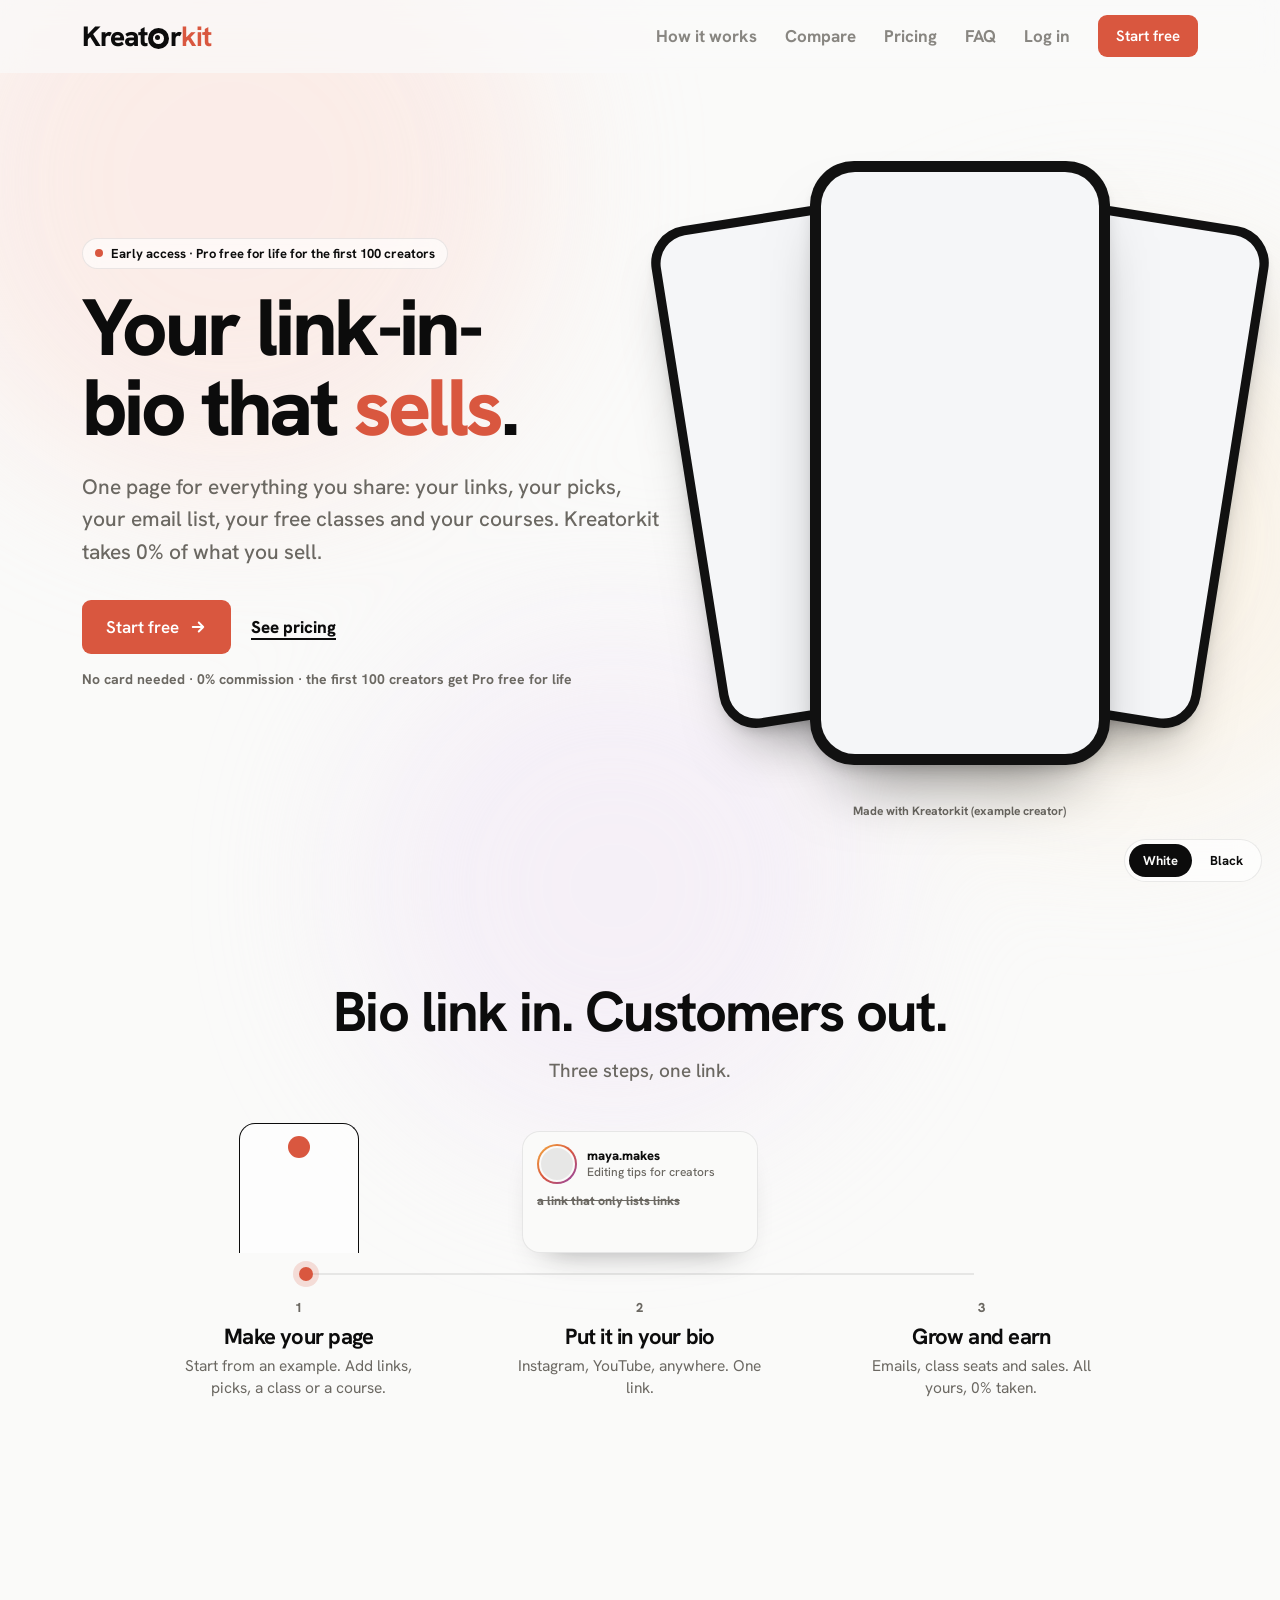
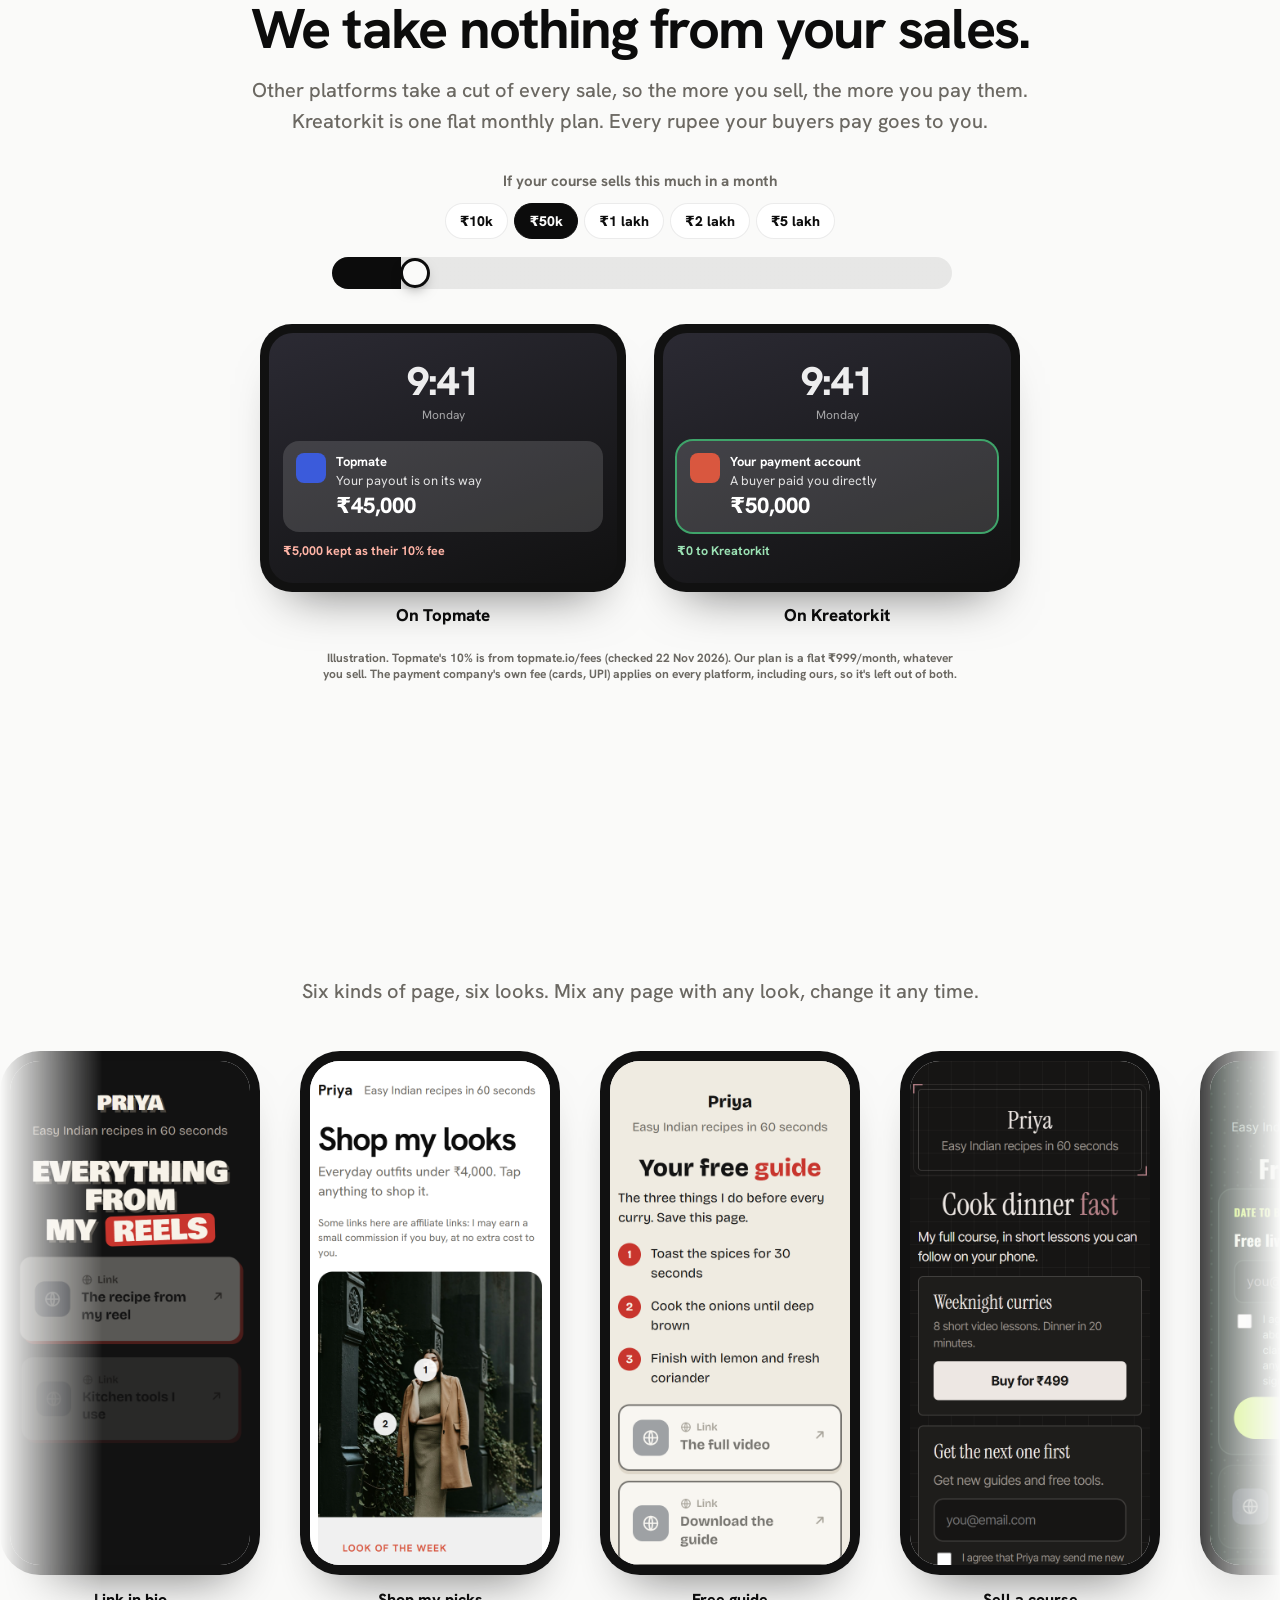
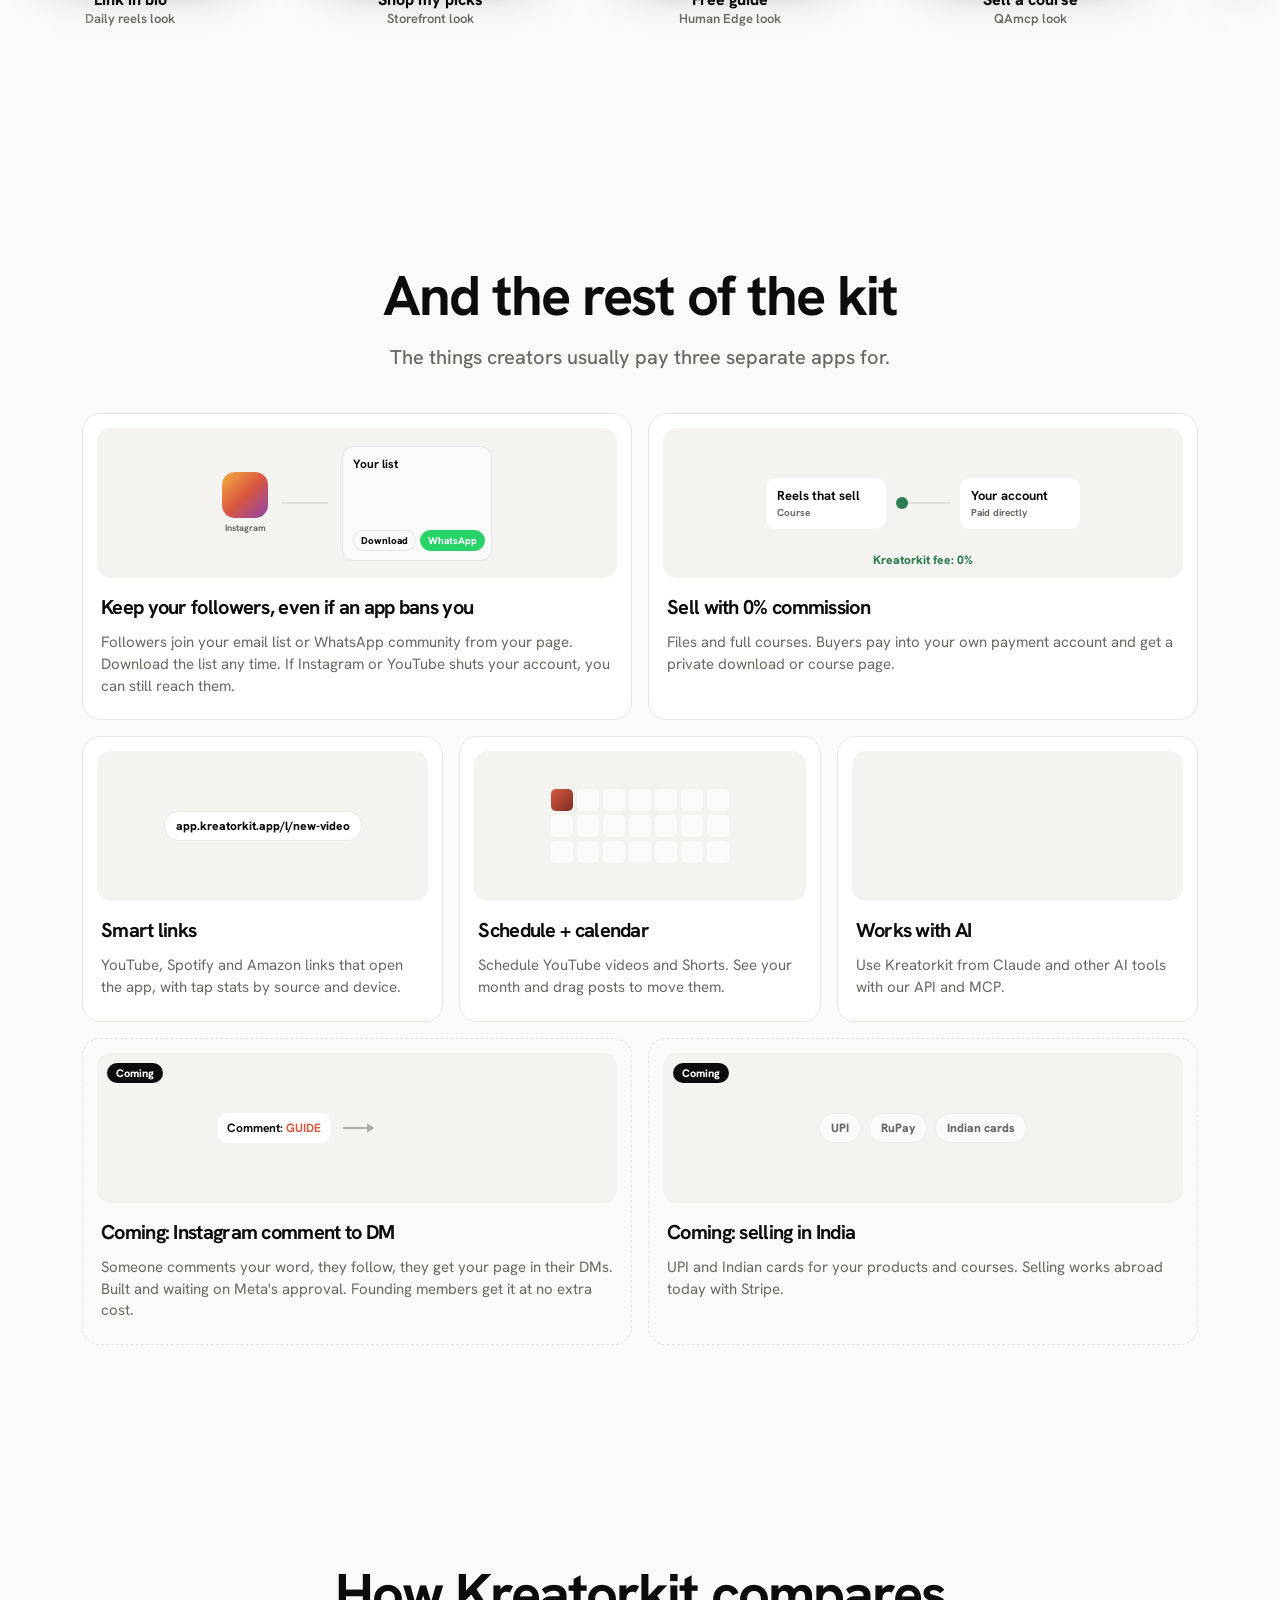
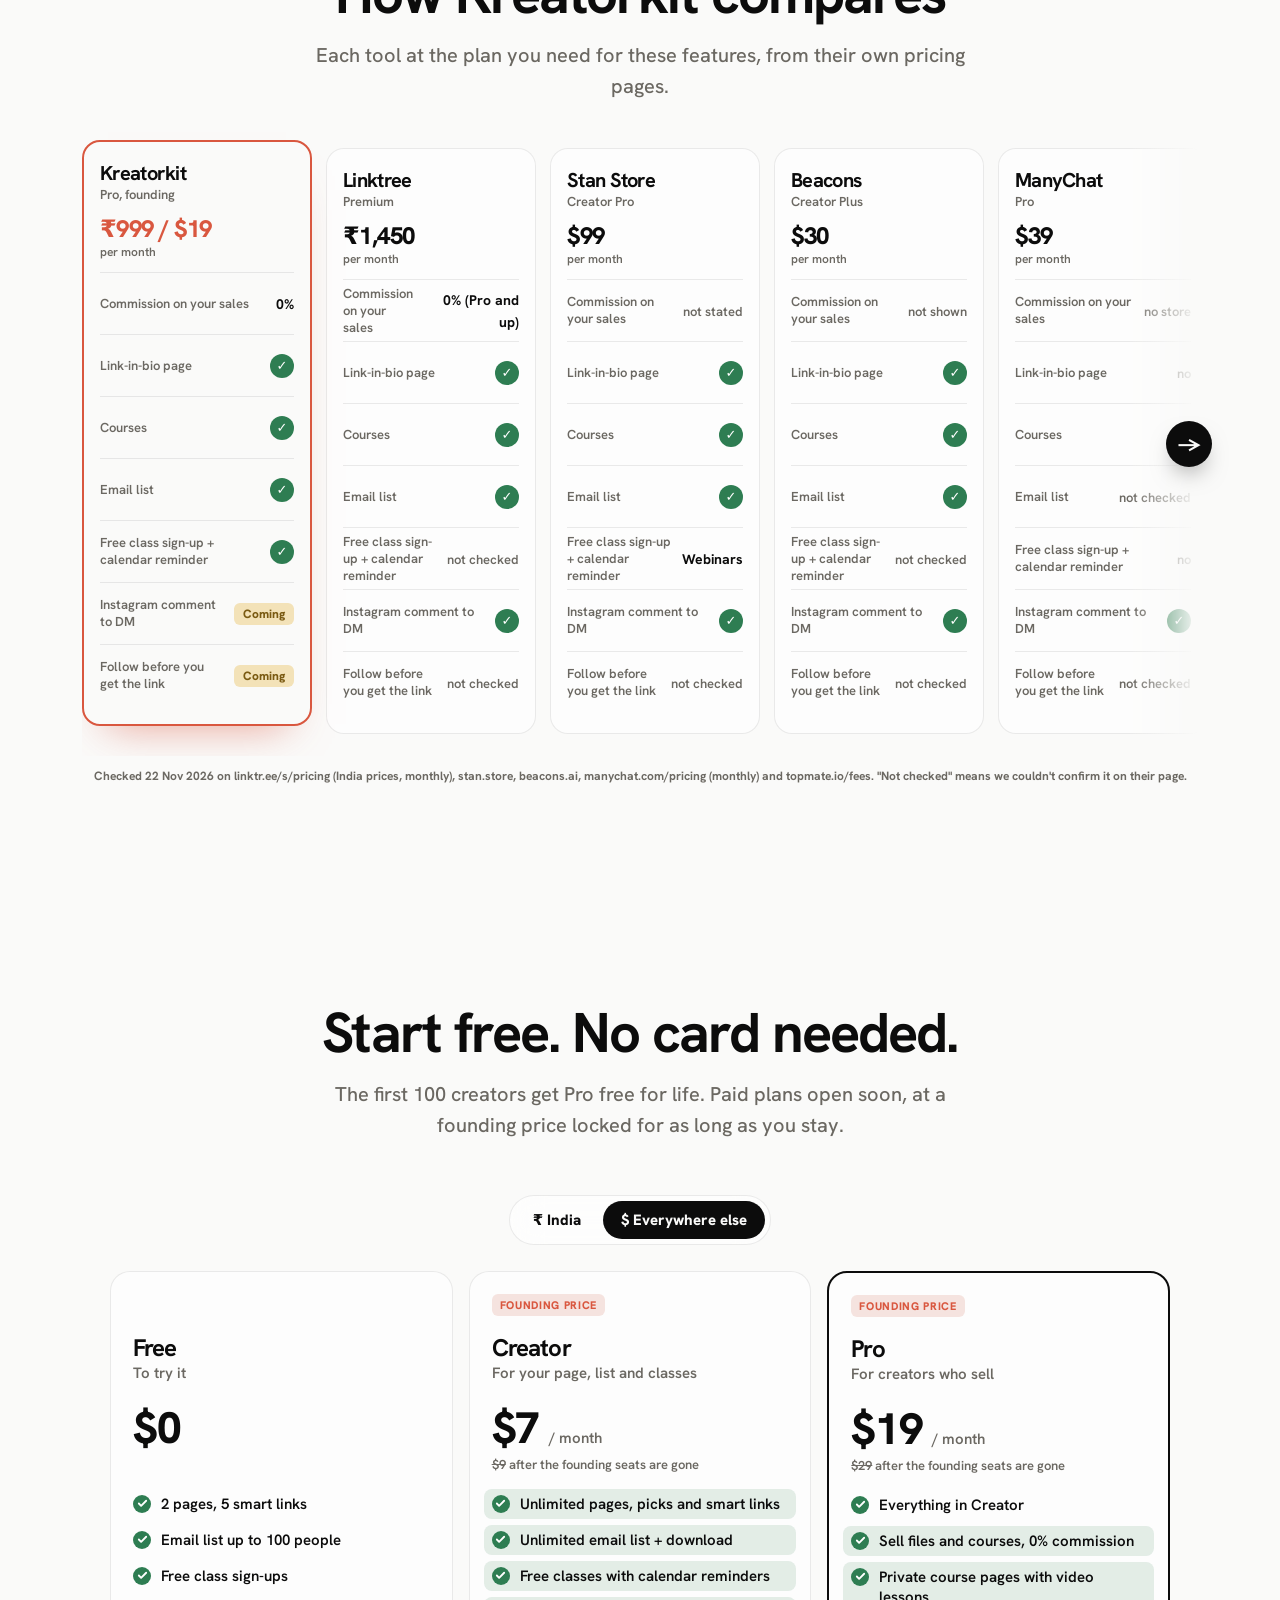
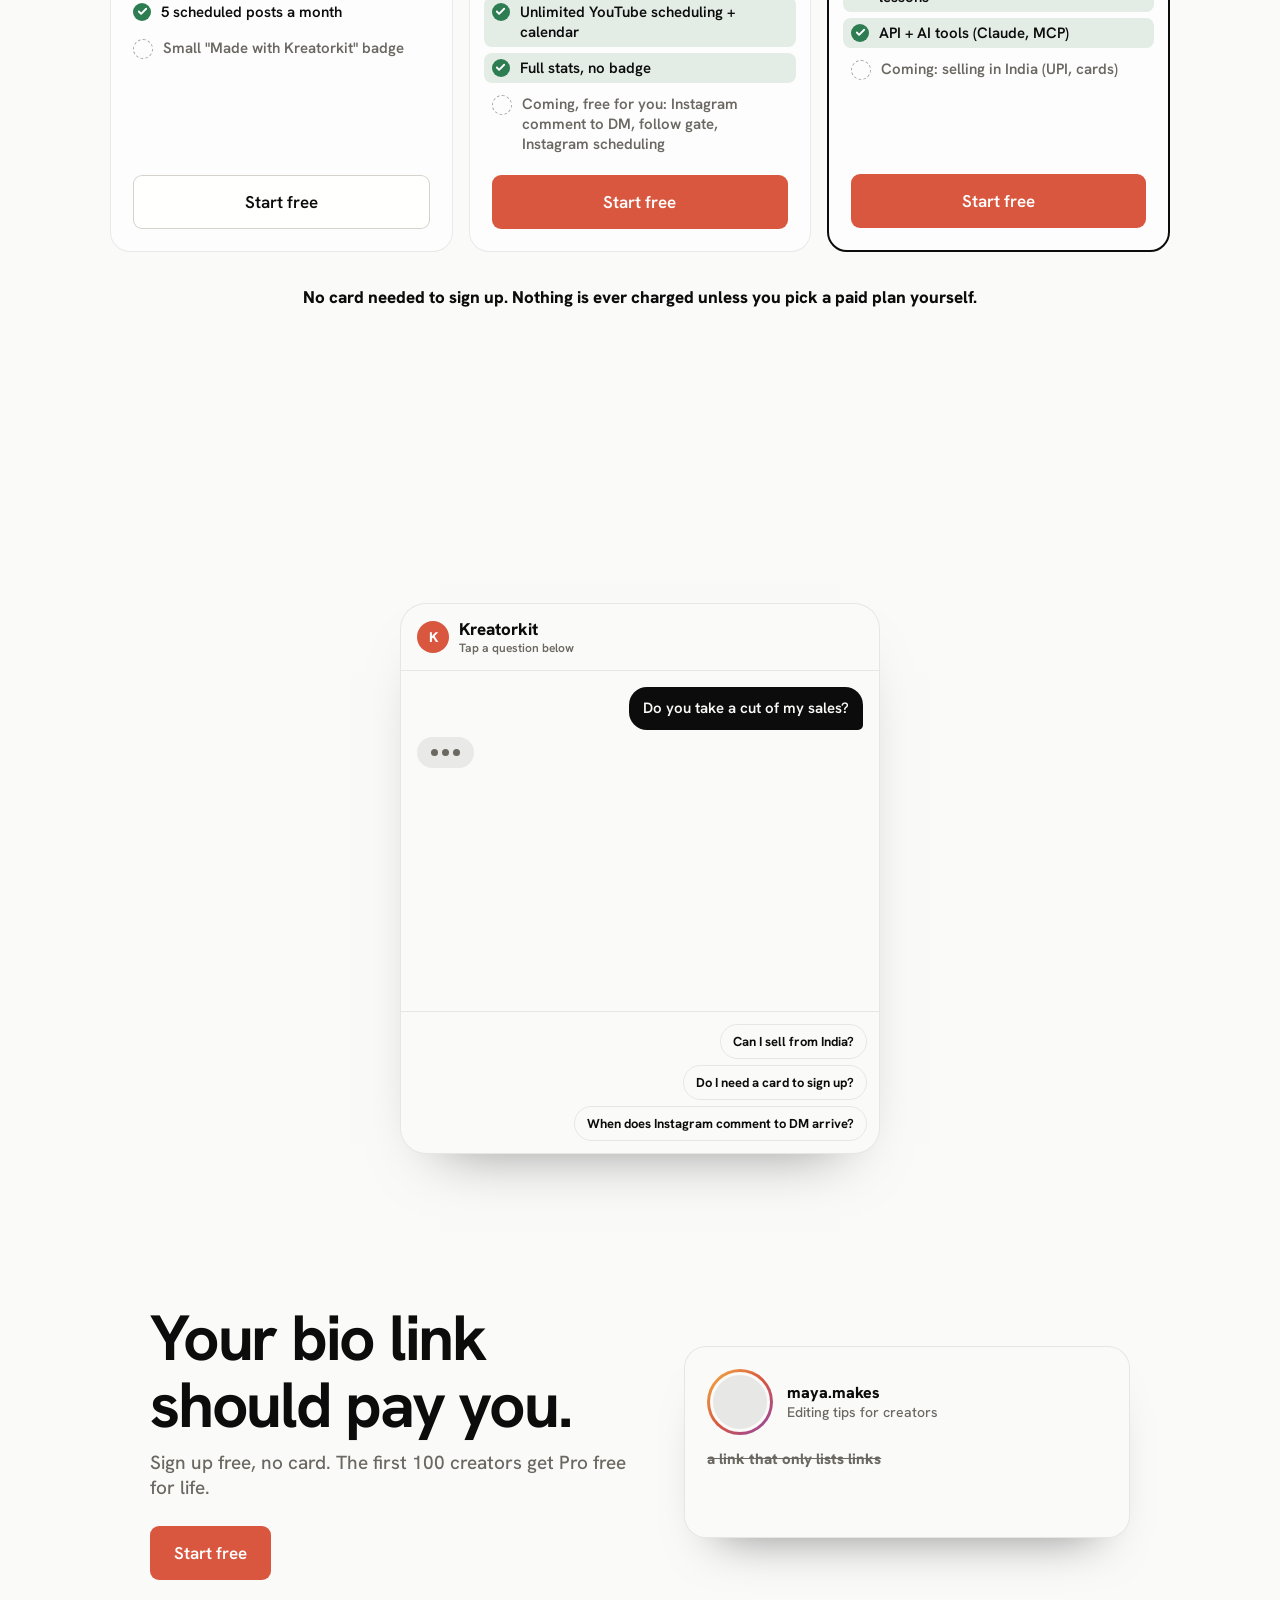
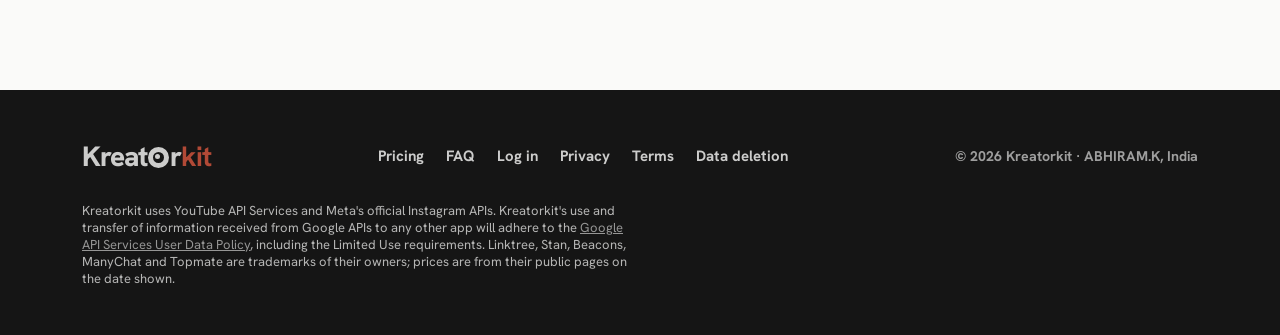
<file: index.html>
<!doctype html>
<html lang="en"><head><meta charset="utf-8"><meta name="viewport" content="width=device-width,initial-scale=1">
<title>Kreatorkit: your link-in-bio that sells</title>
<link rel="canonical" href="https://kreatorkit.app/">
<meta name="robots" content="index, follow, max-image-preview:large">
<meta property="og:type" content="website">
<meta property="og:url" content="https://kreatorkit.app/">
<meta property="og:site_name" content="Kreatorkit">
<meta property="og:description" content="Link-in-bio pages, product picks, an email list, free classes and courses for creators. 0% commission on your sales. Free to start, no card needed.">
<meta property="og:image" content="https://kreatorkit.app/og.png">
<meta property="og:image:width" content="1200"><meta property="og:image:height" content="630">
<meta property="og:image:alt" content="Kreatorkit: your link-in-bio that sells. Example pages on three phones.">
<meta name="twitter:card" content="summary_large_image">
<meta name="twitter:title" content="Kreatorkit: your link-in-bio that sells">
<meta name="twitter:description" content="Link-in-bio pages, product picks, an email list, free classes and courses for creators. 0% commission on your sales. Free to start, no card needed.">
<meta name="twitter:image" content="https://kreatorkit.app/og.png">
<script type="application/ld+json">[{"@context": "https://schema.org", "@type": "Organization", "name": "Kreatorkit", "url": "https://kreatorkit.app", "logo": "https://kreatorkit.app/icon-192.png", "email": "kreatorkit.app@gmail.com"}, {"@context": "https://schema.org", "@type": "WebSite", "name": "Kreatorkit", "url": "https://kreatorkit.app"}, {"@context": "https://schema.org", "@type": "SoftwareApplication", "name": "Kreatorkit", "applicationCategory": "BusinessApplication", "operatingSystem": "Web", "url": "https://kreatorkit.app", "description": "Link-in-bio pages, product picks, an email list, free classes and courses for creators. 0% commission on your sales. Free to start, no card needed.", "image": "https://kreatorkit.app/og.png", "offers": [{"@type": "Offer", "name": "Free", "price": "0", "priceCurrency": "INR"}, {"@type": "Offer", "name": "Creator (founding price)", "price": "299", "priceCurrency": "INR"}, {"@type": "Offer", "name": "Pro (founding price)", "price": "999", "priceCurrency": "INR"}]}, {"@context": "https://schema.org", "@type": "FAQPage", "mainEntity": [{"@type": "Question", "name": "Do you take a cut of my sales?", "acceptedAnswer": {"@type": "Answer", "text": "No. We take nothing from your sales. You pay a flat monthly plan, and buyers pay straight into your own payment account. The payment company's own fee (cards, UPI) applies, as it does everywhere."}}, {"@type": "Question", "name": "Do I need a card to sign up?", "acceptedAnswer": {"@type": "Answer", "text": "No. Sign up with just your email. The first 100 creators get Pro free for life. Paid plans open soon; nothing is ever charged unless you pick one and add a card yourself."}}, {"@type": "Question", "name": "When does Instagram comment to DM arrive?", "acceptedAnswer": {"@type": "Answer", "text": "It's built and waiting on Meta's approval for our app. We can't promise Meta's timing. Founding members get it at no extra cost the day it switches on."}}, {"@type": "Question", "name": "Can I sell from India?", "acceptedAnswer": {"@type": "Answer", "text": "Selling works today with Stripe for creators outside India. UPI and Indian cards are next. Your pages, list, classes and scheduling work everywhere now."}}, {"@type": "Question", "name": "What happens after 100 founding seats?", "acceptedAnswer": {"@type": "Answer", "text": "New creators pay the normal price (₹499 / ₹1,499). Founding members keep their price for as long as they stay subscribed."}}, {"@type": "Question", "name": "Is my data safe?", "acceptedAnswer": {"@type": "Answer", "text": "We use the official Instagram, YouTube and payment APIs, store keys encrypted, and never sell data. You can delete everything from Settings."}}]}]</script>
<link rel="icon" href="icon-192.png">
<meta property="og:title" content="Kreatorkit: your link-in-bio that sells">
<meta name="description" content="Link-in-bio pages, picks, email list, free classes and courses for creators. 0% commission on your sales. Free to start, no card needed.">
<link rel="preconnect" href="https://fonts.googleapis.com"><link rel="preconnect" href="https://fonts.gstatic.com" crossorigin>
<link href="https://fonts.googleapis.com/css2?family=Hanken+Grotesk:wght@400;500;600;700;800&display=swap" rel="stylesheet">
<style>
:root{--black:#0C0C0C;--cream:#FAFAF9;--paper:#FFFFFF;--coral:#D9573F;--coral-d:#BC4530;--sage:#2E7D52;--mustard:#B7811F;--soft:#6B6862;--line:#E7E5E0;--well:#F4F3EF;
 --ease:cubic-bezier(.16,1,.3,1)}
*{box-sizing:border-box}html{scroll-behavior:smooth;scrollbar-color:var(--soft) var(--cream)}
html,body{margin:0}
body{font-family:"Hanken Grotesk",system-ui,sans-serif;color:var(--black);background:var(--cream);-webkit-font-smoothing:antialiased;font-size:17px}
::selection{background:var(--coral);color:#fff}
a{color:inherit}
:focus-visible{outline:3px solid var(--coral);outline-offset:3px;border-radius:6px}
img,svg{display:block}
.in{max-width:1180px;margin:0 auto;padding:0 32px}
h1,h2,h3{font-family:"Hanken Grotesk",sans-serif;font-weight:600;letter-spacing:-.02em;margin:0;text-wrap:balance}
h2{font-size:clamp(36px,5vw,56px);line-height:1.05;margin-bottom:16px}
.lead{font-size:clamp(17px,1.6vw,20px);line-height:1.55;color:var(--soft);font-weight:500;max-width:34em;margin:0}
section{padding:110px 0}
.btn{font:800 17px "Hanken Grotesk";border:0;border-radius:14px;padding:16px 24px;cursor:pointer;text-decoration:none;display:inline-flex;align-items:center;gap:10px;
 transition:transform .25s var(--ease),box-shadow .25s var(--ease),background .2s}
.btn:hover{transform:translateY(-2px)}
.btn.main{background:var(--coral);color:#fff;box-shadow:0 10px 24px -12px rgba(196,87,75,.8)}
.btn.main:hover{background:var(--coral-d)}
.btn.dark{background:var(--black);color:var(--cream)}
.btn.line{box-shadow:inset 0 0 0 2px var(--black);background:transparent}
.link{font-weight:800;text-decoration:underline;text-underline-offset:5px;text-decoration-thickness:2px}
.price{font-variant-numeric:tabular-nums}
.logo{font:700 28px "Hanken Grotesk";letter-spacing:-.02em;display:inline-flex;align-items:center;text-decoration:none}
.logo .o{width:21px;height:21px;border-radius:50%;border:5px solid currentColor;position:relative;margin:4px 1px 0}
.logo .o::after{content:"";position:absolute;width:5px;height:5px;border-radius:50%;background:currentColor;left:2px;top:2px}
.logo b{font-weight:700;color:var(--coral)}
.tick{flex:none;margin-top:3px}

/* nav */
nav{position:sticky;top:0;z-index:20;background:rgba(241,236,227,.88);backdrop-filter:blur(10px);-webkit-backdrop-filter:blur(10px);border-bottom:1px solid transparent;transition:border-color .2s}
nav.scrolled{border-bottom-color:var(--line)}
nav .in{display:flex;align-items:center;justify-content:space-between;height:72px}
nav .links{display:flex;gap:28px;align-items:center;font-weight:700}
nav .links a:not(.btn){text-decoration:none;opacity:.8}
nav .links a:not(.btn):hover{opacity:1}
nav .btn{padding:11px 18px;font-size:15px}

/* hero */
.hero{padding:60px 0 100px}
.hero .in{display:grid;grid-template-columns:1.1fr .9fr;gap:56px;align-items:center}
.hero h1{font-size:clamp(46px,6.4vw,80px);line-height:1;margin-bottom:24px}
.hero h1 em{font-style:normal;color:var(--coral)}
.hero .lead{color:var(--black);font-size:clamp(18px,1.7vw,21px);margin-bottom:32px}
.ctas{display:flex;gap:20px;align-items:center;flex-wrap:wrap}
.fine{font-size:14px;margin-top:16px;color:var(--soft);font-weight:700}
.stage{position:relative}
.phone{width:330px;height:640px;border-radius:46px;background:#111;padding:12px;margin:0 auto;position:relative;
 box-shadow:0 40px 80px -30px rgba(0,0,0,.55),0 8px 20px -8px rgba(0,0,0,.35)}
.screen{width:100%;height:100%;border-radius:36px;background:var(--paper);overflow:hidden;display:flex;flex-direction:column;font-size:14px}
.bar{padding:16px 18px 10px;font-weight:800;display:flex;align-items:center;gap:10px;border-bottom:1px solid #ECE6DC}
.av{width:30px;height:30px;border-radius:50%;flex:none}
.msgs{padding:16px 14px;display:flex;flex-direction:column;gap:10px;flex:1}
.c{display:flex;gap:9px;align-items:flex-start}.c p{margin:0;line-height:1.35}.c small{display:block;color:var(--soft);font-weight:700;font-size:12px}
.tag{font:800 11px "Hanken Grotesk";letter-spacing:.06em;text-transform:uppercase;color:var(--soft);margin:8px 0 2px;text-align:center}
.b{max-width:80%;padding:10px 13px;border-radius:18px;line-height:1.35}
.b.me{background:var(--black);color:var(--cream);align-self:flex-end;border-bottom-right-radius:6px}
.qr{align-self:flex-end;border:1.5px solid var(--black);border-radius:999px;padding:6px 13px;font-weight:800;font-size:13px}
.gcard{align-self:flex-start;width:82%;border-radius:16px;overflow:hidden;background:#fff;box-shadow:0 6px 16px -8px rgba(0,0,0,.3)}
.gcard .img{height:84px;background:var(--coral);display:flex;align-items:flex-end;padding:10px;color:#fff;font:600 17px/1.1 "Hanken Grotesk"}
.gcard .t{padding:9px 12px;font-weight:800;font-size:13px}.gcard .t span{display:block;font-weight:700;color:var(--soft);font-size:12px}
.float{position:absolute;background:#fff;border-radius:16px;padding:12px 14px;font-weight:800;font-size:14px;box-shadow:0 18px 40px -16px rgba(0,0,0,.45);display:flex;align-items:center;gap:10px}
.ex{position:absolute;right:0;bottom:-34px;font:700 12px "Hanken Grotesk";color:var(--soft)}
.seq>*{opacity:0;transform:translateY(10px);animation:pop .6s var(--ease) forwards}
@keyframes pop{to{opacity:1;transform:none}}

/* how it works band */
.how{background:var(--coral);padding:90px 0;text-align:center}
.how h2{color:var(--black)}
.flow{display:flex;gap:18px;align-items:stretch;justify-content:center;margin-top:40px}
.step{background:var(--cream);border-radius:18px;padding:22px;width:270px;text-align:left;box-shadow:0 20px 40px -24px rgba(0,0,0,.55)}
.step h3{font-size:21px;margin:12px 0 4px}.step p{margin:0;font-size:15.5px;line-height:1.45;color:var(--soft)}
.arrow{align-self:center;flex:none}

/* receipt */
.problem .in{display:grid;grid-template-columns:1fr 440px;gap:70px;align-items:center}
.receipt{background:var(--paper);border-radius:16px;padding:34px 34px 26px;box-shadow:0 30px 60px -30px rgba(31,31,35,.45);transform:rotate(1.5deg);transition:transform .5s var(--ease)}
.receipt:hover{transform:rotate(0)}
.receipt h3{font-size:22px}.receipt .sm{color:var(--soft);font-size:14px;font-weight:700;margin:4px 0 20px}
.ln{display:flex;justify-content:space-between;gap:16px;padding:12px 0;border-bottom:1.5px dashed var(--line)}
.ln b{display:block}.ln small{color:var(--soft);font-weight:700;font-size:14px}.ln .price{font-weight:800}
.tot{display:flex;justify-content:space-between;padding:16px 0 4px;font:600 26px "Hanken Grotesk"}
.tot .price{text-decoration:line-through;text-decoration-thickness:3px;text-decoration-color:var(--coral)}
.kk{margin-top:16px;background:var(--black);color:var(--cream);border-radius:14px;padding:16px 18px;display:flex;justify-content:space-between;align-items:center}
.kk b{font:600 20px "Hanken Grotesk"}.kk small{display:block;opacity:.75;font-weight:700;font-size:13px}.kk .price{font:600 28px "Hanken Grotesk";color:var(--coral)}
.verify{font-size:12px;color:var(--soft);font-weight:700;margin-top:12px}

/* tour */
.tour{background:var(--sage)}
.tour .lead{color:#26302A}
.tgrid{display:grid;grid-template-columns:1fr 360px;gap:70px;align-items:center;margin-top:44px}
.list{display:grid;gap:6px}
.it{all:unset;cursor:pointer;display:flex;gap:16px;align-items:flex-start;padding:18px 20px;border-radius:16px;transition:background .25s,box-shadow .25s}
.it:focus-visible{outline:3px solid var(--black)}
.it .n{font:600 15px "Hanken Grotesk";width:32px;height:32px;border-radius:50%;background:rgba(31,31,35,.12);display:flex;align-items:center;justify-content:center;flex:none;margin-top:1px;transition:background .25s,color .25s}
.it h3{font-size:21px;margin:0 0 2px}
.it p{margin:0;font-size:15.5px;color:#26302A;line-height:1.45;max-height:0;overflow:hidden;opacity:0;transition:max-height .35s var(--ease),opacity .25s}
.it[aria-selected="true"]{background:var(--paper);box-shadow:0 18px 40px -26px rgba(0,0,0,.5)}
.it[aria-selected="true"] p{max-height:90px;opacity:1}
.it[aria-selected="true"] .n{background:var(--coral);color:#fff}
.tphone{width:330px;height:620px;border-radius:46px;background:var(--black);padding:12px;box-shadow:0 40px 80px -30px rgba(0,0,0,.6);margin:0 auto}
.tscr{height:100%;border-radius:36px;background:var(--paper);overflow:hidden;position:relative}
.view{position:absolute;inset:0;padding:22px 16px;display:flex;flex-direction:column;gap:12px;opacity:0;transform:translateY(14px);transition:opacity .35s,transform .45s var(--ease);pointer-events:none}
.view.on{opacity:1;transform:none}
.view h4{font:600 22px/1.1 "Hanken Grotesk";margin:6px 0 4px}
.chip{display:inline-block;border-radius:999px;padding:4px 11px;font:800 12px "Hanken Grotesk"}
.vcard{background:#fff;border-radius:14px;padding:12px 14px;box-shadow:0 6px 16px -10px rgba(0,0,0,.35)}
.vcard b{display:block;font-size:15px}.vcard small{color:var(--soft);font-weight:700}
.vbtns{display:flex;gap:8px}.vbtns span{flex:1;text-align:center;border-radius:10px;padding:10px 6px;font-weight:800;font-size:13px}

/* extras bento */
.bento{display:grid;grid-template-columns:repeat(6,1fr);gap:16px;margin-top:48px}
.t{background:var(--paper);border-radius:16px;padding:26px;display:flex;flex-direction:column;gap:12px;box-shadow:0 18px 40px -32px rgba(31,31,35,.45)}
.t h3{font-size:22px}.t p{margin:0;color:var(--soft);font-size:16px;line-height:1.5}
.t .ui{margin-top:auto}
.w3{grid-column:span 3}.w2{grid-column:span 2}
.t.dark{background:var(--black);color:var(--cream)}.t.dark p{color:#CFC8BC}
.tiles{display:grid;grid-template-columns:repeat(4,1fr);gap:8px}
.tiles span{aspect-ratio:3/4;border-radius:9px}
.bars{display:flex;align-items:flex-end;gap:8px;height:64px}.bars span{flex:1;border-radius:6px 6px 2px 2px;background:var(--sage)}

/* compare */
.compare{background:var(--paper)}
.tablewrap{margin-top:44px;overflow-x:auto;border-radius:16px;box-shadow:0 24px 50px -36px rgba(31,31,35,.5)}
table{width:100%;min-width:760px;border-collapse:separate;border-spacing:0;background:#fff}
th,td{padding:16px 14px;text-align:center;border-bottom:1px solid var(--line);font-size:16px}
th{font:600 19px "Hanken Grotesk"}th small{display:block;font:700 13px "Hanken Grotesk";opacity:.75}
td:first-child,th:first-child{text-align:left;font-weight:800;padding-left:24px}
tr:last-child td{border-bottom:0}
.kc{background:rgba(222,107,94,.09)}th.kc{background:var(--coral);color:#fff}
.y,.q{display:inline-flex;width:28px;height:28px;border-radius:50%;align-items:center;justify-content:center}
.y{background:var(--sage)}.q{background:#F3E2B8;font:800 14px "Hanken Grotesk";color:#7A5A12}
.unv{color:#8A6A1C;font-weight:800}

/* pricing */
.pricing{text-align:center}
.pricing .lead{margin:0 auto}
.toggle{display:inline-flex;background:var(--paper);border-radius:999px;padding:5px;gap:4px;margin-top:28px;box-shadow:inset 0 0 0 1.5px var(--line)}
.toggle button{all:unset;cursor:pointer;padding:9px 18px;border-radius:999px;font-weight:800;font-size:15px}
.toggle button[aria-pressed="true"]{background:var(--black);color:var(--cream)}
.plans{display:grid;grid-template-columns:1fr 1.08fr 1fr;gap:18px;margin-top:44px;text-align:left;align-items:stretch}
.plan{background:var(--paper);border-radius:18px;padding:30px 28px;display:flex;flex-direction:column;gap:20px;box-shadow:0 20px 44px -34px rgba(31,31,35,.5)}
.plan h3{font-size:26px}.plan .who{color:var(--soft);font-weight:700;font-size:15px;margin-top:4px}
.plan .p{font:600 54px/1 "Hanken Grotesk"}.plan .p small{font:700 16px "Hanken Grotesk";color:var(--soft)}
.plan .inr{font-weight:700;font-size:14px;color:var(--soft);margin-top:6px}
.plan ul{list-style:none;padding:0;margin:0;display:grid;gap:11px;font-size:15.5px;font-weight:600;line-height:1.4}
.plan li{display:flex;gap:10px}
.plan .btn{margin-top:auto;justify-content:center}
.plan.hot{background:var(--black);color:var(--cream);transform:translateY(-12px)}
.plan.hot .who,.plan.hot .p small,.plan.hot .inr{color:#CFC8BC}
.ribbon{display:inline-block;background:var(--mustard);color:var(--black);font:800 13px "Hanken Grotesk";border-radius:999px;padding:4px 12px}
.below{margin-top:34px;font-weight:800;font-size:17px}.below span{color:var(--coral)}

/* faq */
.faq{background:var(--paper)}
.faq h2{text-align:center}
.chat{max-width:780px;margin:44px auto 0;display:flex;flex-direction:column;gap:14px}
.qq{align-self:flex-start;background:var(--cream);border-radius:20px 20px 20px 6px;padding:14px 18px;font:600 19px "Hanken Grotesk";max-width:82%}
.aa{align-self:flex-end;background:var(--black);color:var(--cream);border-radius:20px 20px 6px 20px;padding:14px 18px;font-size:16.5px;line-height:1.5;max-width:82%}

/* final */
.final{padding:40px 0 110px;background:var(--paper)}
.box{background:var(--sage);border-radius:24px;padding:64px;text-align:center}
.box h2{margin-bottom:12px}.box p{font-weight:700;font-size:18px;margin:0 0 26px;color:#26302A}
form{display:flex;gap:10px;max-width:540px;margin:0 auto}
input{flex:1;font:600 17px "Hanken Grotesk";border:0;border-radius:14px;padding:16px 18px;background:var(--paper);color:var(--black);min-width:0}
input::placeholder{color:#8E877C}
.formnote{font-size:14px;font-weight:700;margin-top:12px;color:#26302A;min-height:20px}

footer{background:var(--black);color:var(--cream);padding:48px 0}
footer .in{display:flex;justify-content:space-between;align-items:center;gap:20px;flex-wrap:wrap}
footer .links{display:flex;gap:22px;font-weight:700;font-size:15px}
footer a{text-decoration:none;opacity:.8}footer a:hover{opacity:1}
footer small{opacity:.6;font-weight:700}

@media (max-width:900px){
 .in{padding:0 18px}section{padding:76px 0}
 nav .links a:not(.btn){display:none}
 .hero .in,.problem .in,.tgrid{grid-template-columns:1fr}
 .hero{padding:30px 0 80px}.float{display:none}
 .flow{flex-direction:column;align-items:center}.arrow{transform:rotate(90deg)}
 .receipt{transform:none}
 .bento{grid-template-columns:1fr}.w3,.w2{grid-column:auto}
 .plans{grid-template-columns:1fr}.plan.hot{transform:none}
 .box{padding:40px 22px}form{flex-direction:column}
 .phone,.tphone{width:300px;height:580px}
}
@media (prefers-reduced-motion:reduce){*{animation:none!important;transition:none!important}.seq>*{opacity:1;transform:none}}

/* v2: creator page mock, coming-soon, seats */
.pg{padding:16px 14px;display:flex;flex-direction:column;gap:10px}
.pghead{display:flex;flex-direction:column;align-items:center;gap:4px;padding:6px 0 4px}.pghead .av.big{width:56px;height:56px}
.pghead b{font:600 18px "Hanken Grotesk"}.pghead small{color:var(--soft);font-weight:700;font-size:12px}
.pgcard{background:#fff;border-radius:14px;padding:12px;display:flex;flex-direction:column;gap:6px;box-shadow:0 6px 16px -10px rgba(0,0,0,.3)}
.pgcard .kick{font:800 10.5px "Hanken Grotesk";letter-spacing:.05em;text-transform:uppercase;color:var(--coral)}
.pgcard b{font:600 16px/1.15 "Hanken Grotesk"}
.pgcard .pbtn{background:var(--coral);color:#fff;border-radius:999px;text-align:center;font-weight:800;font-size:13px;padding:8px}
.pgcard.dark{background:var(--black);color:var(--cream)}.pgcard.dark .kick{color:var(--mustard)}
.picks{display:flex;gap:8px}.picks span{flex:1;display:flex;flex-direction:column;font-weight:800;font-size:12.5px;gap:3px}
.picks i{height:46px;border-radius:9px;display:block}.picks small{color:var(--soft);font-size:11px}
.pgcard .mail{border:1.5px solid var(--line);border-radius:10px;padding:8px 10px;color:#A39D92;font-size:12.5px}
.t.soon{background:transparent;box-shadow:inset 0 0 0 2px var(--line)}.t.soon h3{color:var(--soft)}
.soonpill{display:inline-block;background:#F3E2B8;color:#7A5A12;border-radius:999px;padding:3px 10px;font:800 12px "Hanken Grotesk"}
td.dash{color:#A39D92;font-weight:700;font-size:14px}.nb{color:var(--soft);font-weight:700}
.seats{display:inline-flex;align-items:center;gap:12px;background:var(--black);color:var(--cream);border-radius:999px;padding:10px 18px;font-weight:800;margin-top:22px}
.seats b{color:var(--coral);font-size:20px}.seats i{display:inline-block;width:140px;height:8px;border-radius:99px;background:#444;overflow:hidden}.seats i b{display:block;height:100%;background:var(--coral)}
.plan .inr s{opacity:.8}
.seats[hidden]{display:none}
.phone.live .screen,.view.live{padding:0}
.phone.live iframe,.view.live iframe{display:block;width:100%;height:100%;border:0;background:#fff}
.view.live{inset:0}

/* v3 grown-up look (22 Nov 2026): ink + coral, Hanken Grotesk, hairlines, small radii */
h1,h2,h3{font-weight:700;letter-spacing:-.035em}
.hero h1{font-weight:800;letter-spacing:-.045em}
.logo{font-weight:800;letter-spacing:-.035em}
.btn{font-weight:600;border-radius:9px}
.btn.main{box-shadow:none}
.btn.line{box-shadow:inset 0 0 0 1px #D6D3CC;background:#fff}
nav{background:rgba(250,250,249,.88)}
.how{background:var(--black);color:#fff}.how h2{color:#fff}
.step{background:#161616;color:#fff;box-shadow:none;border:1px solid #2A2A2A;border-radius:12px}.step p{color:#A8A49B}.step svg{stroke:#fff}
.arrow{stroke:#6B6862}
.receipt{transform:none;border:1px solid var(--line);box-shadow:none;border-radius:12px;background:#fff}.receipt:hover{transform:none}
.kk{border-radius:10px}
.tour{background:var(--well)}.tour .lead,.it p{color:var(--soft)}
.it[aria-selected="true"]{background:#fff;box-shadow:none;border:1px solid var(--line)}
.tphone,.phone{box-shadow:0 30px 60px -34px rgba(0,0,0,.45)}
.t{border:1px solid var(--line);box-shadow:none;border-radius:12px;background:#fff}
.t.dark{background:var(--black);border-color:var(--black)}
.tablewrap{box-shadow:none;border:1px solid var(--line);border-radius:12px}
.y{background:#DFF0E5;color:#1E5C3A}
.plan{box-shadow:none;border:1px solid var(--line);border-radius:12px;background:#fff}
.plan.hot{background:var(--black);border-color:var(--black)}
.ribbon{background:var(--coral);color:#fff;border-radius:6px}
.chip{border-radius:6px}
.toggle{background:#fff;box-shadow:inset 0 0 0 1px var(--line)}
.faq{background:#fff}.qq{background:var(--well);border-radius:12px 12px 12px 4px}.aa{border-radius:12px 12px 4px 12px}
.final{background:#fff}.box{background:var(--black);color:#fff;border-radius:16px}.box p{color:#CFCBC2}.box h2{color:#fff}
.compare{background:#fff}
.pgcard{box-shadow:none;border:1px solid var(--line)}
.float{box-shadow:0 14px 30px -18px rgba(0,0,0,.35);border:1px solid var(--line);border-radius:12px}
.seats{border-radius:10px}
.calc .chips button{background:var(--well);border-radius:6px}
.calc .amt{border-radius:10px}
.soonpill{border-radius:6px}

.calc .amt{display:flex;align-items:center;gap:6px;background:#fff;border-radius:14px;padding:6px 14px;margin:8px 0 10px;box-shadow:inset 0 0 0 2px var(--line)}
.calc .amt span{font:600 30px "Hanken Grotesk"}.calc .amt input{all:unset;font:600 30px "Hanken Grotesk";width:100%;min-width:0}
.calc .chips{display:flex;gap:8px;flex-wrap:wrap;margin-bottom:8px}
.calc .chips button{all:unset;cursor:pointer;font:800 13px "Hanken Grotesk";border-radius:999px;padding:6px 12px;background:var(--cream)}
.calc .chips button:hover{background:#E6DFD3}
.calc .price.bad{color:var(--coral-d);font:600 26px "Hanken Grotesk"}
.calc label.sm{display:block;margin:4px 0 0}

.problem .in{grid-template-columns:1fr 480px}
.ln .price{white-space:nowrap}
@media (max-width:900px){.problem .in{grid-template-columns:1fr}.seats{flex-wrap:wrap;justify-content:center}}

/* ===== v4 preview: soft moving colour blobs + glass surfaces, light and dark ===== */
:root{--bgv:#FAFAF9;--inkv:#0C0C0C;--softv:#6B6862;--glass:rgba(255,255,255,.62);--glass-b:rgba(12,12,12,.08);--b1:#FBE1DA;--b2:#FAEEDB;--b3:#F1E7F6;--blob-o:.55}
html[data-theme="dark"]{--bgv:#0B0B0C;--inkv:#F4F2EE;--softv:#A8A49C;--glass:rgba(24,24,26,.55);--glass-b:rgba(255,255,255,.09);--b1:#7A2E22;--b2:#5A4318;--b3:#3D2A55;--blob-o:.55}
body{background:var(--bgv)!important;color:var(--inkv)!important;transition:background .4s,color .4s}
.blobs{position:fixed;inset:0;z-index:0;filter:blur(80px);opacity:var(--blob-o);pointer-events:none}
.blobs i{position:absolute;border-radius:50%}
.bb1{width:48vw;height:48vw;left:-6%;top:-14%;background:var(--b1);animation:g1 16s ease-in-out infinite}
.bb2{width:42vw;height:42vw;right:-8%;top:30%;background:var(--b2);animation:g2 19s ease-in-out infinite}
.bb3{width:40vw;height:40vw;left:28%;top:70%;background:var(--b3);animation:g3 22s ease-in-out infinite}
@keyframes g1{0%,100%{transform:translate(0,0) scale(1)}50%{transform:translate(6%,8%) scale(1.12)}}
@keyframes g2{0%,100%{transform:translate(0,0) scale(1)}50%{transform:translate(-7%,6%) scale(1.06)}}
@keyframes g3{0%,100%{transform:translate(0,0) scale(1)}50%{transform:translate(6%,-8%) scale(1.1)}}
nav,header,section,footer{position:relative;z-index:1}
section,.how,.tour,.compare,.faq,.final,.pricing,.problem,.extras{background:transparent!important}
nav{background:color-mix(in srgb,var(--bgv) 70%,transparent)!important;backdrop-filter:blur(14px);-webkit-backdrop-filter:blur(14px)}
nav .links a:not(.btn),.lead,.hero .lead,.fine,.verify,.muted,.plan .who,.plan .inr,.t p,.step p,.it p,.tour .lead{color:var(--softv)!important}
h1,h2,h3,.logo,.plan h3,.plan .p,b{color:var(--inkv)}
.logo b{color:var(--coral)!important}
.hero h1 em,.sum em{color:var(--coral)}
/* glass surfaces */
.t,.plan,.receipt,.step,.tablewrap,.it[aria-selected="true"],.qq,.toggle,.float,.calc .amt,.box{background:var(--glass)!important;border:1px solid var(--glass-b)!important;backdrop-filter:blur(16px);-webkit-backdrop-filter:blur(16px);box-shadow:0 20px 40px -30px rgba(0,0,0,.35)!important;color:var(--inkv)!important}
.t.dark,.plan.hot{background:color-mix(in srgb,var(--inkv) 92%,transparent)!important;color:var(--bgv)!important}
.t.dark h3,.t.dark p,.plan.hot h3,.plan.hot .p,.plan.hot li,.plan.hot .who,.plan.hot .inr,.plan.hot b{color:var(--bgv)!important}
.aa{background:var(--inkv)!important;color:var(--bgv)!important}
.box h2,.box p{color:var(--inkv)!important}
table{background:transparent!important}th,td{border-color:var(--glass-b)!important;color:var(--inkv)}
.kc{background:color-mix(in srgb,var(--coral) 10%,transparent)!important}th.kc{background:var(--coral)!important;color:#fff!important}
.btn.dark{background:var(--inkv)!important;color:var(--bgv)!important}
.btn.line{background:var(--glass)!important;color:var(--inkv)!important}
.how h2{color:var(--inkv)!important}.how .step svg{stroke:var(--inkv)!important}
footer{background:color-mix(in srgb,var(--inkv) 96%,transparent)!important}
.badge4{display:inline-flex;align-items:center;gap:8px;font-weight:700;font-size:13px;padding:6px 12px;border-radius:999px;background:var(--glass);border:1px solid var(--glass-b);backdrop-filter:blur(8px);margin-bottom:18px;color:var(--inkv)}
.badge4 i{width:8px;height:8px;border-radius:50%;background:var(--coral);animation:ping4 1.8s infinite}
@keyframes ping4{0%{box-shadow:0 0 0 0 rgba(217,87,63,.6)}70%{box-shadow:0 0 0 8px rgba(217,87,63,0)}100%{box-shadow:0 0 0 0 rgba(217,87,63,0)}}
.reveal{opacity:0;transform:translateY(18px);transition:opacity .7s cubic-bezier(.16,1,.3,1),transform .7s cubic-bezier(.16,1,.3,1)}.reveal.shown{opacity:1;transform:none}
.themebtn{position:fixed;right:18px;bottom:18px;z-index:50;display:flex;gap:4px;padding:4px;border-radius:999px;background:var(--glass);border:1px solid var(--glass-b);backdrop-filter:blur(12px)}
.themebtn button{all:unset;cursor:pointer;padding:8px 14px;border-radius:999px;font:700 13px "Hanken Grotesk";color:var(--inkv)}
.themebtn button[aria-pressed="true"]{background:var(--inkv);color:var(--bgv)}
@media (prefers-reduced-motion:reduce){.blobs i,.badge4 i{animation:none}.reveal{opacity:1;transform:none}}

/* ===== hero: fan of three real pages, screens cross-fade (option A, 23 Nov) ===== */
.fan{height:660px;display:flex;align-items:center;justify-content:center}
.fph{position:absolute;width:300px;height:604px;border-radius:44px;background:#111;padding:11px;display:block;text-decoration:none;
 box-shadow:0 40px 70px -34px rgba(0,0,0,.55),0 8px 20px -10px rgba(0,0,0,.3)}
.fsc{width:100%;height:100%;border-radius:34px;overflow:hidden;position:relative;background:#F5F6F8}
.fsc img{position:absolute;inset:0;width:100%;height:100%;object-fit:cover;object-position:top;opacity:0;animation:fx 18s ease-in-out infinite}
.fph.pl{transform:translateX(-150px) rotate(-9deg) scale(.84);animation:fl 6s ease-in-out infinite}
.fph.pr{transform:translateX(150px) rotate(9deg) scale(.84);animation:fr 6s ease-in-out infinite -3s}
.fph.pc{z-index:2;animation:fc 6s ease-in-out infinite -1.5s}
@keyframes fl{50%{transform:translateX(-150px) translateY(-12px) rotate(-9deg) scale(.84)}}
@keyframes fr{50%{transform:translateX(150px) translateY(-12px) rotate(9deg) scale(.84)}}
@keyframes fc{50%{transform:translateY(-10px)}}
.pc .fsc img:nth-child(2),.fnote:nth-child(2){animation-delay:6s}
.pc .fsc img:nth-child(3),.fnote:nth-child(3){animation-delay:12s}
.pl .fsc img:nth-child(1){animation-delay:6s}.pl .fsc img:nth-child(2){animation-delay:12s}
.pr .fsc img:nth-child(1){animation-delay:12s}.pr .fsc img:nth-child(3){animation-delay:6s}
@keyframes fx{0%{opacity:0;transform:scale(1.02)}11%{opacity:1;transform:none}33.3%{opacity:1}44.3%{opacity:0}100%{opacity:0}}
.fnotes{position:absolute;left:0;right:0;bottom:4px;height:46px;z-index:3}
.fnote{position:absolute;left:0;right:0;margin:auto;width:max-content;display:flex;align-items:center;gap:8px;padding:11px 15px;border-radius:14px;
 background:var(--bgv);border:1px solid var(--glass-b);color:var(--inkv);font-weight:700;font-size:14px;box-shadow:0 16px 32px -18px rgba(0,0,0,.45);
 opacity:0;animation:fx 18s ease-in-out infinite}
.fnote i{width:8px;height:8px;border-radius:50%;background:var(--coral)}
.fnote b{font-weight:800}.fnote b::after{content:" ·"}
.fan .ex2{position:absolute;bottom:-26px;left:0;right:0;text-align:center;font:700 12px "Hanken Grotesk";color:var(--softv)}
@media (max-width:980px){.fan{height:600px}.fph{width:270px;height:544px}.fph.pl{transform:translateX(-96px) rotate(-9deg) scale(.8)}.fph.pr{transform:translateX(96px) rotate(9deg) scale(.8)}
 @keyframes fl{50%{transform:translateX(-96px) translateY(-10px) rotate(-9deg) scale(.8)}}@keyframes fr{50%{transform:translateX(96px) translateY(-10px) rotate(9deg) scale(.8)}}}
@media (max-width:520px){.fph.pl,.fph.pr{display:none}}
@media (prefers-reduced-motion:reduce){.fph{animation:none!important}.fsc img,.fnote{animation:none!important}.fsc img:first-child,.fnote:first-child{opacity:1}}

.hero{overflow-x:clip}
/* ===== How it works: journey line (23 Nov) ===== */
.jr-sub{color:var(--softv);font-weight:500;font-size:19px;margin:0 0 40px}
.jr{color:var(--inkv);position:relative;display:grid;grid-template-columns:repeat(3,1fr);gap:24px;max-width:1000px;margin:0 auto}
.jr-rail{position:absolute;left:16.6%;right:16.6%;top:150px;height:2px;background:var(--glass-b)}
.jr-rail b{position:absolute;inset:0;background:var(--coral);transform-origin:left;transform:scaleX(0);animation:jrRail 9s cubic-bezier(.65,0,.35,1) infinite}
.jr-rail u{position:absolute;top:-6px;left:0;width:14px;height:14px;margin-left:-7px;border-radius:50%;background:var(--coral);box-shadow:0 0 0 6px rgba(217,87,63,.18);animation:jrDot 9s cubic-bezier(.65,0,.35,1) infinite}
@keyframes jrRail{0%,8%{transform:scaleX(0);opacity:1}38%,46%{transform:scaleX(.5)}76%,92%{transform:scaleX(1);opacity:1}100%{transform:scaleX(1);opacity:0}}
@keyframes jrDot{0%,8%{left:0;opacity:1}38%,46%{left:50%}76%,92%{left:100%;opacity:1}100%{left:100%;opacity:0}}
.jr-st{display:flex;flex-direction:column;align-items:center;text-align:center}
.jr-vis{height:130px;width:100%;display:flex;align-items:flex-end;justify-content:center;margin-bottom:46px}
.jr-st h3{font-size:22px;margin:0 0 4px}.jr-st p{margin:0;color:var(--softv);font-size:15.5px;line-height:1.45;max-width:250px}
.jr-n{font-weight:800;font-size:13px;color:var(--softv);margin-bottom:6px}
.jr-page{width:120px;height:130px;border:1.5px solid var(--inkv);border-bottom:0;border-radius:16px 16px 0 0;padding:12px 10px;display:flex;flex-direction:column;gap:6px;background:var(--glass)}
.jr-av{width:22px;height:22px;border-radius:50%;background:var(--coral);margin:0 auto 2px}
.jr-page s{display:block;height:13px;border-radius:5px;background:color-mix(in srgb,var(--inkv) 10%,transparent);opacity:0;transform:translateY(-14px);animation:jrBlk 9s cubic-bezier(.16,1,.3,1) infinite}
.jr-page s:nth-of-type(2){animation-delay:.25s}.jr-page s:nth-of-type(3){animation-delay:.5s;background:var(--inkv)}.jr-page s:nth-of-type(4){animation-delay:.75s}
@keyframes jrBlk{0%{opacity:0;transform:translateY(-14px)}6%,92%{opacity:1;transform:none}100%{opacity:0}}
.jr-bio{width:236px;border:1px solid var(--glass-b);border-radius:18px;padding:12px 14px;background:var(--bgv);text-align:left;box-shadow:0 18px 34px -24px rgba(0,0,0,.45)}
.jr-row{display:flex;gap:10px;align-items:center}
.jr-pic{width:40px;height:40px;border-radius:50%;background:linear-gradient(135deg,#F5B041,#D9573F,#8E44AD);padding:2px;flex:none}
.jr-pic i{display:block;width:100%;height:100%;border-radius:50%;background:color-mix(in srgb,var(--inkv) 8%,var(--bgv));border:2px solid var(--bgv)}
.jr-nm{font-weight:800;font-size:13px}.jr-t{color:var(--softv);font-weight:500;font-size:12px}
.jr-sw{margin-top:8px;height:18px;position:relative;overflow:hidden;font-weight:800;font-size:12.5px}
.jr-sw span{position:absolute;left:0;top:0;white-space:nowrap}
.jr-old{color:var(--softv);text-decoration:line-through;animation:jrOld 9s cubic-bezier(.16,1,.3,1) infinite}
.jr-lk{color:#2563EB;opacity:0;transform:translateY(100%);animation:jrLk 9s cubic-bezier(.16,1,.3,1) infinite}
html[data-theme="dark"] .jr-lk{color:#7AA5FF}
@keyframes jrOld{0%,34%{transform:none;opacity:1}42%,94%{transform:translateY(-100%);opacity:0}100%{transform:none;opacity:1}}
@keyframes jrLk{0%,34%{transform:translateY(100%);opacity:0}42%,92%{transform:none;opacity:1}100%{transform:translateY(100%);opacity:0}}
.jr-chips{display:flex;gap:5px;margin-top:8px;min-height:22px}
.jr-chips b{font-size:11px;border-radius:99px;padding:4px 8px;background:color-mix(in srgb,var(--inkv) 7%,var(--bgv));color:var(--inkv);opacity:0;animation:jrChip 9s cubic-bezier(.16,1,.3,1) infinite}
.jr-chips b:nth-child(2){animation-delay:.15s}.jr-chips b:nth-child(3){animation-delay:.3s}
@keyframes jrChip{0%,44%{opacity:0;transform:translateY(6px)}50%,90%{opacity:1;transform:none}96%,100%{opacity:0}}
.jr-stack{display:flex;flex-direction:column;gap:6px;align-items:center}
.jr-note{display:flex;align-items:center;gap:8px;background:var(--bgv);border:1px solid var(--glass-b);color:var(--inkv);border-radius:12px;padding:9px 12px;font-weight:700;font-size:13px;white-space:nowrap;
 box-shadow:0 12px 24px -16px rgba(0,0,0,.4);opacity:0;transform:translateY(12px) scale(.95);animation:jrNt 9s cubic-bezier(.16,1,.3,1) infinite}
.jr-note i{width:8px;height:8px;border-radius:50%;background:var(--coral);flex:none}.jr-note i.g{background:var(--sage)}.jr-note i.y{background:var(--mustard)}
.jr-note:nth-child(1){animation-delay:6.6s}.jr-note:nth-child(2){animation-delay:7s}.jr-note:nth-child(3){animation-delay:7.4s}
@keyframes jrNt{0%{opacity:0;transform:translateY(12px) scale(.95)}5%,20%{opacity:1;transform:none}25%,100%{opacity:0}}
@media (max-width:760px){.jr{grid-template-columns:1fr;gap:44px}.jr-rail{display:none}.jr-vis{margin-bottom:16px}}
@media (prefers-reduced-motion:reduce){.jr *{animation:none!important}.jr-page s,.jr-lk,.jr-note,.jr-chips b{opacity:1;transform:none}.jr-old{display:none}}

/* ===== We take nothing: two bars + slider (24 Nov) ===== */
.fee2 .in{display:block!important;text-align:center}
.fee2 .lead{margin:0 auto 34px;max-width:40em}
.fs{max-width:620px;margin:0 auto 30px}
.fs-q{display:block;font-weight:700;color:var(--softv);font-size:15px}
.fs-v{font-size:42px;font-weight:800;letter-spacing:-.03em;margin:2px 0 12px;color:var(--inkv)}
#fsr{-webkit-appearance:none;appearance:none;width:100%;height:8px;border-radius:99px;outline:none;cursor:pointer;
 background:linear-gradient(90deg,var(--inkv) var(--p,9%),var(--glass-b) var(--p,9%))}
#fsr::-webkit-slider-thumb{-webkit-appearance:none;width:30px;height:30px;border-radius:50%;background:var(--bgv);border:3px solid var(--inkv);cursor:grab;box-shadow:0 6px 14px -6px rgba(0,0,0,.5)}
#fsr::-moz-range-thumb{width:24px;height:24px;border-radius:50%;background:var(--bgv);border:3px solid var(--inkv);cursor:grab}
#fsr:focus-visible::-webkit-slider-thumb{outline:3px solid var(--coral);outline-offset:2px}
.fs-ends{display:flex;justify-content:space-between;font-size:12px;font-weight:700;color:var(--softv);margin-top:8px}
.fb{max-width:780px;margin:0 auto;display:flex;flex-direction:column;gap:24px;text-align:left}
.fb-hd{display:flex;justify-content:space-between;align-items:baseline;gap:12px;margin-bottom:8px;font-weight:800;font-size:17px;color:var(--inkv)}
.fb-hd small{color:var(--softv);font-weight:600;font-size:14px;margin-left:8px}
.fb-bar{height:58px;border-radius:14px;background:var(--glass);border:1px solid var(--glass-b);display:flex;overflow:hidden}
.fb-keep{flex:1 1 auto;background:var(--inkv)}
.fb-cut{flex:0 0 10%;position:relative;background:repeating-linear-gradient(135deg,var(--coral) 0 10px,#C64B34 10px 20px)}
.fb-cut span{position:absolute;right:calc(100% + 10px);top:50%;transform:translateY(-50%);white-space:nowrap;font-weight:800;font-size:14px;color:var(--coral);
 background:var(--bgv);padding:5px 9px;border-radius:8px;box-shadow:0 8px 18px -10px rgba(0,0,0,.4)}
.fb-cut span.pop{animation:fbPop .45s cubic-bezier(.16,1,.3,1)}
@keyframes fbPop{0%{transform:translateY(-50%) scale(1.12)}100%{transform:translateY(-50%) scale(1)}}
.fb-row.ours .fb-keep{background:var(--sage)}
.fb-row.ours .fb-bar{border-color:var(--sage)}
.fb-src{text-align:center;max-width:640px;margin:24px auto 0}
@media (max-width:560px){.fb-hd{flex-direction:column;gap:2px}.fb-hd small{display:block;margin:0}.fb-cut span{font-size:12px}}

/* ===== What your followers see: looks belt (24 Nov) ===== */
.lb{text-align:center}
.lb .lead{margin:0 auto 34px}
.lb-rail{overflow:hidden;-webkit-mask:linear-gradient(90deg,transparent,#000 8%,#000 92%,transparent);mask:linear-gradient(90deg,transparent,#000 8%,#000 92%,transparent)}
.lb-belt{display:flex;gap:40px;width:max-content;padding:10px 0 20px;animation:lbBelt 48s linear infinite}
.lb-rail:hover .lb-belt{animation-play-state:paused}
@keyframes lbBelt{to{transform:translateX(calc(-50% - 20px))}}
.lb figure{margin:0;display:flex;flex-direction:column;align-items:center;gap:14px}
.lb-ph{width:260px;height:524px;border-radius:40px;background:#111;padding:10px;box-shadow:0 30px 50px -30px rgba(0,0,0,.55)}
.lb-sc{width:100%;height:100%;border-radius:30px;overflow:hidden;background:#F5F6F8}
.lb-sc img{width:100%;height:100%;object-fit:cover;object-position:top;display:block}
.lb figcaption{font-weight:800;font-size:16px;color:var(--inkv)}.lb figcaption small{display:block;color:var(--softv);font-weight:600;font-size:13px}
@media (max-width:600px){.lb-ph{width:210px;height:424px;border-radius:34px}.lb-sc{border-radius:25px}.lb-belt{gap:24px;animation-duration:40s}@keyframes lbBelt{to{transform:translateX(calc(-50% - 12px))}}}
@media (prefers-reduced-motion:reduce){.lb-belt{animation:none}.lb-rail{overflow-x:auto}}

/* ===== Rest of the kit: bento with live demos (24 Nov) ===== */
.kit2{text-align:center}.kit2 .lead{margin:0 auto 40px}
.kt-grid{display:grid;grid-template-columns:repeat(6,1fr);gap:16px;text-align:left}
.kt{border:1px solid var(--line-v,#E7E5E0);background:var(--card-v,#fff);border-radius:18px;padding:14px 14px 22px;display:flex;flex-direction:column;gap:12px;color:var(--inkv);
 transition:transform .3s cubic-bezier(.16,1,.3,1),box-shadow .3s}
.kt:hover{transform:translateY(-3px);box-shadow:0 18px 34px -24px rgba(0,0,0,.4)}
.kt h3{margin:4px 4px 0;font-size:20px}.kt p{margin:0 4px;color:var(--softv);font-size:15px;line-height:1.45}
.kt-w3{grid-column:span 3}.kt-w2{grid-column:span 2}
.kt-soon{border-style:dashed;background:transparent}
:root{--card-v:#FFFFFF;--well-v:#F4F3EF;--line-v:#E7E5E0}
html[data-theme="dark"]{--card-v:#161618;--well-v:#1F1F22;--line-v:#2A2A2E}
.kd{background:var(--well-v)!important}.kd .kd-pill,.kd .kd-card,.kd .kd-r,.kd .kd-cm,.kd-grid i,.ko-list,.kd .kd-a,.kd .kd-tl{background:var(--card-v)}
.kd .kd-pill.kd-app{background:#FF0000}.kd .kd-pill.kd-wa{background:#25D366}
@media (max-width:860px){.kt-grid{grid-template-columns:1fr}.kt-w3,.kt-w2{grid-column:auto}}
.kd{--kio:cubic-bezier(.65,0,.35,1);--kout:cubic-bezier(.16,1,.3,1);--kc:var(--bgv);position:relative;height:150px;border-radius:14px;overflow:hidden;display:flex;align-items:center;justify-content:center;
 background:color-mix(in srgb,var(--inkv) 5%,var(--bgv));color:var(--inkv)}
.kd-pill{display:inline-flex;align-items:center;gap:6px;border-radius:99px;padding:6px 11px;font-weight:800;font-size:12px;background:var(--kc);border:1px solid var(--glass-b);white-space:nowrap}
.kd-soon{position:absolute;top:10px;left:10px;background:var(--inkv);color:var(--bgv);border-radius:99px;padding:3px 9px;font-weight:800;font-size:11px}
.kd-rows{display:flex;flex-direction:column;gap:5px;width:58%}
.kd-r{display:flex;align-items:center;gap:8px;background:var(--kc);border-radius:8px;padding:6px 9px;font-size:12px;font-weight:700;opacity:0;animation:kdRow 8s var(--kout) infinite}
.kd-r i{width:16px;height:16px;border-radius:50%;background:color-mix(in srgb,var(--inkv) 14%,var(--bgv));flex:none}
.kd-r:nth-child(2){animation-delay:.6s}.kd-r:nth-child(3){animation-delay:1.2s}
@keyframes kdRow{0%{opacity:0;transform:translateY(-8px)}6%,85%{opacity:1;transform:none}95%,100%{opacity:0}}
.kd-side{display:flex;flex-direction:column;gap:6px;margin-left:10px}
.kd-wa{background:#25D366;color:#fff;border-color:#25D366;animation:kdPulse 2.4s ease-in-out infinite}
@keyframes kdPulse{50%{box-shadow:0 0 0 6px rgba(37,211,102,.2)}}
.kd-sell{gap:10px}
.kd-card{background:var(--kc);border-radius:10px;padding:9px 11px;font-size:12px;font-weight:700;width:120px}.kd-card b{display:block;font-size:13px}.kd-card small{color:var(--softv)}
.kd-flow{position:relative;width:54px;height:2px;background:var(--glass-b)}
.kd-flow u{position:absolute;top:-5px;left:0;width:12px;height:12px;border-radius:50%;background:var(--sage);animation:kdCoin 2.6s var(--kio) infinite}
@keyframes kdCoin{0%{left:0;opacity:0}15%,85%{opacity:1}100%{left:42px;opacity:0}}
.kd-fee{position:absolute;bottom:10px;left:0;right:0;text-align:center;font-weight:800;font-size:12px;color:var(--sage)}
.kd-lk{position:relative}
.kd-tap{position:absolute;right:-6px;bottom:-8px;width:26px;height:26px;border-radius:50%;background:rgba(12,12,12,.25);border:2px solid #fff;opacity:0;animation:kdTap 4s var(--kout) infinite}
@keyframes kdTap{0%,20%{opacity:0;transform:scale(1.5)}28%{opacity:1;transform:scale(1)}34%{transform:scale(.8)}42%,100%{opacity:0}}
.kd-app{position:absolute;right:14px;top:14px;background:#FF0000;color:#fff;border-color:#FF0000;opacity:0;animation:kdApp 4s var(--kout) infinite}
@keyframes kdApp{0%,36%{opacity:0;transform:translateY(8px) scale(.9)}44%,88%{opacity:1;transform:none}100%{opacity:0}}
.kd-bars{position:absolute;left:14px;bottom:12px;display:flex;align-items:flex-end;gap:5px;height:40px}
.kd-bars i{width:10px;border-radius:3px 3px 0 0;background:var(--inkv);animation:kdGrow 4s var(--kout) infinite}
.kd-bars i:nth-child(1){--h:60%}.kd-bars i:nth-child(2){--h:95%;background:var(--coral)}.kd-bars i:nth-child(3){--h:40%}
@keyframes kdGrow{0%,40%{height:10%}55%,100%{height:var(--h)}}
.kd-grid{display:grid;grid-template-columns:repeat(7,22px);gap:4px;position:relative}
.kd-grid i{height:22px;border-radius:5px;background:var(--kc)}
.kd-post{position:absolute;width:22px;height:22px;border-radius:5px;background:linear-gradient(135deg,#D9573F,#7A2E22);left:0;top:0;animation:kdDrag 5s var(--kio) infinite}
@keyframes kdDrag{0%,15%{transform:translate(52px,26px)}25%{transform:translate(52px,22px) scale(1.25);box-shadow:0 10px 16px -6px rgba(0,0,0,.45)}55%{transform:translate(130px,48px) scale(1.25);box-shadow:0 10px 16px -6px rgba(0,0,0,.45)}65%,100%{transform:translate(130px,52px) scale(1)}}
.kd-ai{flex-direction:column;gap:7px;align-items:stretch;padding:0 14px}
.kd-b{border-radius:12px;padding:7px 10px;font-size:12px;font-weight:700;max-width:88%;opacity:0;animation:kdBub 7s var(--kout) infinite}
.kd-u{align-self:flex-end;background:var(--inkv);color:var(--bgv)}
.kd-tl{align-self:flex-start;font-family:ui-monospace,Consolas,monospace;font-weight:500;font-size:11px;background:var(--kc);border:1px dashed var(--glass-b);animation-delay:1.2s}
.kd-a{align-self:flex-start;background:var(--kc);animation-delay:2.2s}
@keyframes kdBub{0%{opacity:0;transform:translateY(6px)}6%,85%{opacity:1;transform:none}95%,100%{opacity:0}}
.kd-dm{gap:12px}
.kd-cm{background:var(--kc);border-radius:10px;padding:7px 10px;font-size:12px;font-weight:700}.kd-cm b{color:var(--coral)}
.kd-ar{width:30px;height:2px;background:var(--softv);position:relative;opacity:.5}.kd-ar::after{content:"";position:absolute;right:-1px;top:-4px;border-left:7px solid var(--softv);border-top:5px solid transparent;border-bottom:5px solid transparent}
.kd-msg{background:linear-gradient(135deg,#8E44AD,#D9573F);color:#fff;border-radius:12px 12px 12px 4px;padding:7px 10px;font-size:12px;font-weight:700;opacity:0;animation:kdBub 5s var(--kout) infinite;animation-delay:1s}
.kd-in{gap:8px;flex-wrap:wrap;padding:0 20px}.kd-in .kd-pill{opacity:.6}
@media (prefers-reduced-motion:reduce){.kd *{animation:none!important}.kd-r,.kd-b,.kd-msg{opacity:1}.kd-bars i{height:var(--h)}}

/* ===== Compare: cards (24 Nov) ===== */
.cmp2{text-align:center}.cmp2 .lead{margin:0 auto 30px}
.cc-wrap{position:relative}
.cc-cards{display:flex;gap:14px;overflow-x:auto;scroll-snap-type:x mandatory;scroll-behavior:smooth;padding:16px 4px 22px;text-align:left;scrollbar-width:none;
 -webkit-mask:linear-gradient(90deg,#000 0,#000 calc(100% - 70px),transparent);mask:linear-gradient(90deg,#000 0,#000 calc(100% - 70px),transparent);transition:-webkit-mask .3s}
.cc-cards::-webkit-scrollbar{display:none}
.cc-wrap.end .cc-cards{-webkit-mask:none;mask:none}
.cc-nav{all:unset;cursor:pointer;position:absolute;top:50%;z-index:3;width:46px;height:46px;margin-top:-23px;border-radius:50%;display:flex;align-items:center;justify-content:center;
 background:var(--inkv);color:var(--bgv);font-size:20px;font-weight:800;box-shadow:0 12px 24px -10px rgba(0,0,0,.5);transition:opacity .25s,transform .25s}
.cc-nav:hover{transform:scale(1.06)}.cc-nav:focus-visible{outline:3px solid var(--coral);outline-offset:2px}
.cc-prev{left:-14px}.cc-next{right:-14px}
.cc-wrap.start .cc-prev,.cc-wrap.end .cc-next{opacity:0;pointer-events:none}
@media (max-width:700px){.cc-prev{left:-6px}.cc-next{right:-6px}}
.cc-card{flex:1 0 210px;scroll-snap-align:start;border:1px solid var(--glass-b);background:var(--glass);border-radius:18px;padding:18px 16px;color:var(--inkv)}
.cc-card.cc-us{flex-basis:230px;border:2px solid var(--coral);box-shadow:0 24px 40px -26px rgba(217,87,63,.6);transform:translateY(-8px);background:var(--bgv)}
.cc-card h3{margin:0;font-size:20px}.cc-plan{color:var(--softv);font-weight:600;font-size:13px}
.cc-price{font-size:24px;font-weight:800;letter-spacing:-.02em;margin:10px 0 12px}.cc-price small{display:block;font-size:12px;font-weight:600;color:var(--softv);letter-spacing:0}
.cc-us .cc-price{color:var(--coral)}
.cc-r{display:flex;justify-content:space-between;align-items:center;gap:10px;padding:8px 0;border-top:1px solid var(--glass-b);height:62px}
.cc-r>span:first-child{font-size:13px;font-weight:600;color:var(--softv)}.cc-r>span:last-child{text-align:right;flex:none;max-width:52%}
.cc-y{display:inline-flex;width:24px;height:24px;border-radius:50%;background:var(--sage);color:#fff;align-items:center;justify-content:center;font-size:13px;font-weight:800}
.cc-n{color:var(--softv);font-weight:600;font-size:13px}.cc-v{font-weight:700;font-size:14px}
.cc-soon{display:inline-block;background:#F3E2B8;color:#7A5A12;border-radius:6px;padding:3px 9px;font-weight:800;font-size:12px}
.cc-y,.cc-soon{opacity:0;transform:scale(.6);transition:opacity .4s,transform .5s cubic-bezier(.16,1,.3,1)}
.cmp2.ccin .cc-y,.cmp2.ccin .cc-soon{opacity:1;transform:none}
@media (prefers-reduced-motion:reduce){.cc-y,.cc-soon{opacity:1;transform:none;transition:none}}

/* ===== Pricing: seat wall + cards with sliding lists (24 Nov) ===== */
.pr2{text-align:center}.pr2 .lead{margin:0 auto 26px}
.pw{max-width:560px;margin:0 auto 30px}
.pw-big{font-size:20px;font-weight:800;color:var(--inkv)}.pw-big b{font-size:40px;letter-spacing:-.03em;color:var(--coral)}
.pw-dots{display:grid;grid-template-columns:repeat(20,1fr);gap:5px;margin-top:12px}
.pw-dots i{aspect-ratio:1;border-radius:4px;background:var(--glass);border:1px solid var(--glass-b);transform:scale(.4);opacity:0;transition:transform .5s cubic-bezier(.16,1,.3,1),opacity .4s}
.pw-dots i.t{background:var(--inkv);border-color:var(--inkv)}
.pw.on .pw-dots i{transform:none;opacity:1}
.pw small{display:block;color:var(--softv);font-weight:600;font-size:13px;margin-top:8px}
.pps{display:grid;grid-template-columns:repeat(3,1fr);gap:16px;max-width:1060px;margin:26px auto 0;text-align:left;align-items:stretch}
.pp{border:1px solid var(--glass-b);background:var(--glass);border-radius:20px;padding:22px;display:flex;flex-direction:column;gap:16px;color:var(--inkv);transition:transform .3s cubic-bezier(.16,1,.3,1),box-shadow .3s}
.pp:hover{transform:translateY(-4px);box-shadow:0 24px 40px -28px rgba(0,0,0,.45)}
.pp-hot{border:2px solid var(--inkv)}
.pp h3{margin:0;font-size:24px}.pp-who{color:var(--softv);font-weight:600;font-size:15px}
.pp-p{font-size:44px;font-weight:800;letter-spacing:-.03em}.pp-p small{font-size:15px;color:var(--softv);font-weight:600;letter-spacing:0}
.pp-was{font-size:13px;color:var(--softv);font-weight:600}
.pp-rib{align-self:flex-start;font-weight:800;font-size:11px;letter-spacing:.06em;text-transform:uppercase;background:color-mix(in srgb,var(--coral) 14%,var(--bgv));color:var(--coral);border-radius:6px;padding:4px 8px}
.pp-rib.pp-ghost{background:none}
.pp ul{list-style:none;margin:0;padding:0;display:flex;flex-direction:column;gap:6px;font-size:15px;font-weight:600}
.pp li{display:flex;gap:10px;align-items:flex-start;padding:5px 8px;margin:0 -8px;border-radius:8px;opacity:0;transform:translateX(12px);transition:opacity .45s,transform .5s cubic-bezier(.16,1,.3,1),background .6s}
.pp li::before{content:"";flex:none;width:18px;height:18px;margin-top:1px;border-radius:50%;background:var(--sage) url("data:image/svg+xml,%3Csvg xmlns='http://www.w3.org/2000/svg' viewBox='0 0 24 24' fill='none' stroke='white' stroke-width='4' stroke-linecap='round' stroke-linejoin='round'%3E%3Cpath d='M20 6 9 17l-5-5'/%3E%3C/svg%3E") center/11px no-repeat}
.pp li.pp-x{color:var(--softv)}.pp li.pp-x::before{background:none;border:1.5px dashed var(--softv);opacity:.6}
.pp.on li{opacity:1;transform:none}
.pp.on li.pp-new{background:color-mix(in srgb,var(--sage) 13%,transparent)}
.pp .btn{margin-top:auto;justify-content:center}
@media (max-width:860px){.pps{grid-template-columns:1fr}}
@media (prefers-reduced-motion:reduce){.pp li,.pw-dots i{opacity:1;transform:none;transition:none}}

/* ===== FAQ: DM thread + final: bio swap (24 Nov) ===== */
.dm2{text-align:center}
.dm-ph{max-width:480px;margin:10px auto 0;border:1px solid var(--glass-b);border-radius:26px;overflow:hidden;background:var(--bgv);text-align:left;box-shadow:0 30px 60px -40px rgba(0,0,0,.5)}
.dm-bar{display:flex;align-items:center;gap:10px;padding:14px 16px;border-bottom:1px solid var(--glass-b);font-weight:800;color:var(--inkv)}
.dm-bar i{font-style:normal;width:32px;height:32px;border-radius:50%;background:var(--coral);color:#fff;display:flex;align-items:center;justify-content:center;font-size:14px}
.dm-bar small{display:block;font-weight:600;color:var(--softv);font-size:12px}
.dm-th{height:340px;overflow-y:auto;padding:16px;display:flex;flex-direction:column;gap:8px;scroll-behavior:smooth;overscroll-behavior:contain}
.dm-m{max-width:84%;padding:10px 14px;border-radius:18px;font-size:15px;line-height:1.5;animation:dmPop .35s cubic-bezier(.16,1,.3,1) both}
.dm-m p{margin:0}
.dm-me{align-self:flex-end;background:var(--inkv);color:var(--bgv);border-bottom-right-radius:5px;font-weight:600}
.dm-us{align-self:flex-start;background:color-mix(in srgb,var(--inkv) 7%,var(--bgv));color:var(--inkv);border-bottom-left-radius:5px}
.dm-typing{align-self:flex-start;background:color-mix(in srgb,var(--inkv) 7%,var(--bgv));border-radius:18px;padding:12px 14px;display:flex;gap:4px}
.dm-typing i{width:7px;height:7px;border-radius:50%;background:var(--softv);animation:dmDot 1s infinite}.dm-typing i:nth-child(2){animation-delay:.15s}.dm-typing i:nth-child(3){animation-delay:.3s}
@keyframes dmDot{50%{transform:translateY(-4px);opacity:.5}}
@keyframes dmPop{from{opacity:0;transform:translateY(8px) scale(.97)}}
.dm-ask{display:flex;flex-direction:column;align-items:flex-end;gap:6px;padding:12px;border-top:1px solid var(--glass-b);min-height:132px}
.dm-ask button[hidden]{display:none}
.dm-ask button.dm-in{animation:dmPop .35s cubic-bezier(.16,1,.3,1) both}
.dm-ask .dm-done{align-self:center;color:var(--softv);font-weight:600;font-size:13px;margin:auto}
.dm-ask button{all:unset;cursor:pointer;flex:none;border:1px solid var(--glass-b);border-radius:99px;padding:8px 12px;font-weight:700;font-size:13px;color:var(--inkv);transition:background .2s,opacity .3s}
.dm-ask button:hover{background:color-mix(in srgb,var(--inkv) 7%,var(--bgv))}.dm-ask button:focus-visible{outline:3px solid var(--coral)}
.dm-ask button[disabled]{opacity:.35;cursor:default}
.fin2 .box{display:none}
.fn{display:grid;grid-template-columns:1.1fr 1fr;gap:44px;align-items:center;max-width:980px;margin:0 auto;text-align:left}
.fn h2{margin:0 0 12px;font-size:clamp(38px,5vw,64px)}.fn p{color:var(--softv);font-weight:500;font-size:19px;margin:0 0 26px}
.fn-bio{border:1px solid var(--glass-b);background:var(--bgv);border-radius:22px;padding:22px;box-shadow:0 30px 50px -34px rgba(0,0,0,.5);color:var(--inkv)}
.fn-row{display:flex;gap:14px;align-items:center}.fn-pic{width:66px;height:66px;border-radius:50%;background:linear-gradient(135deg,#F5B041,#D9573F,#8E44AD);padding:3px}
.fn-pic i{display:block;width:100%;height:100%;border-radius:50%;background:color-mix(in srgb,var(--inkv) 8%,var(--bgv));border:3px solid var(--bgv)}
.fn-nm{font-weight:800;font-size:16px}.fn-tx{color:var(--softv);font-size:14px;font-weight:500}
.fn-lnk{margin-top:14px;height:24px;position:relative;overflow:hidden;font-weight:800;font-size:15px}
.fn-lnk span{position:absolute;left:0;top:0;white-space:nowrap}
.fn-old{color:var(--softv);text-decoration:line-through;animation:fnA 6s cubic-bezier(.16,1,.3,1) infinite}
.fn-new{color:#2563EB;transform:translateY(100%);opacity:0;animation:fnB 6s cubic-bezier(.16,1,.3,1) infinite}
html[data-theme="dark"] .fn-new{color:#7AA5FF}
@keyframes fnA{0%,35%{transform:none;opacity:1}45%,95%{transform:translateY(-100%);opacity:0}100%{transform:none;opacity:1}}
@keyframes fnB{0%,35%{transform:translateY(100%);opacity:0}45%,95%{transform:none;opacity:1}100%{transform:translateY(100%);opacity:0}}
.fn-chips{display:flex;gap:6px;margin-top:14px;flex-wrap:wrap;min-height:28px}
.fn-chips b{font-size:12px;border-radius:99px;padding:6px 10px;background:color-mix(in srgb,var(--inkv) 7%,var(--bgv));color:var(--inkv);opacity:0;animation:fnC 6s cubic-bezier(.16,1,.3,1) infinite}
.fn-chips b:nth-child(2){animation-delay:.15s}.fn-chips b:nth-child(3){animation-delay:.3s}
@keyframes fnC{0%,45%{opacity:0;transform:translateY(6px)}52%,92%{opacity:1;transform:none}100%{opacity:0}}
@media (max-width:760px){.fn{grid-template-columns:1fr}.dm-th{height:360px}}
@media (prefers-reduced-motion:reduce){.fn-old{display:none}.fn-new,.fn-chips b{animation:none;opacity:1;transform:none}.dm-m,.dm-typing i{animation:none}}

/* audience tile: own your list (24 Nov) */
.kd-own{gap:14px;justify-content:center}
.ko-app{position:relative;display:flex;flex-direction:column;align-items:center;gap:4px;font-weight:700;font-size:11px;color:var(--softv)}
.ko-ig{width:46px;height:46px;border-radius:13px;background:linear-gradient(135deg,#F5B041,#D9573F,#8E44AD);animation:koBan 8s ease-in-out infinite}
.ko-app em{position:absolute;top:-8px;left:50%;transform:translateX(-50%) scale(.8);white-space:nowrap;font-style:normal;font-weight:800;font-size:10px;color:#fff;background:#B42318;border-radius:6px;padding:3px 6px;opacity:0;animation:koTag 8s cubic-bezier(.16,1,.3,1) infinite}
@keyframes koBan{0%,55%{filter:none;opacity:1}62%,94%{filter:grayscale(1);opacity:.35}100%{filter:none;opacity:1}}
@keyframes koTag{0%,57%{opacity:0;transform:translateX(-50%) scale(.8)}62%,94%{opacity:1;transform:translateX(-50%) scale(1)}100%{opacity:0}}
.ko-flow{position:relative;width:46px;height:2px;background:var(--glass-b)}
.ko-flow u{position:absolute;top:-4px;left:0;width:10px;height:10px;border-radius:50%;background:var(--coral);opacity:0;animation:koDot 8s linear infinite}
.ko-flow u:nth-child(2){animation-delay:.5s}.ko-flow u:nth-child(3){animation-delay:1s}
@keyframes koDot{0%{left:0;opacity:0}3%{opacity:1}12%{left:36px;opacity:1}14%,100%{left:36px;opacity:0}}
.ko-list{background:var(--bgv);border:1px solid var(--glass-b);border-radius:12px;padding:9px 10px;width:150px;display:flex;flex-direction:column;gap:5px}
.ko-list>b{font-size:12px}
.ko-r{display:flex;align-items:center;gap:6px;opacity:0;animation:koRow 8s cubic-bezier(.16,1,.3,1) infinite}
.ko-r i{width:12px;height:12px;border-radius:50%;background:var(--sage);flex:none}.ko-r s{display:block;height:7px;border-radius:4px;flex:1;background:color-mix(in srgb,var(--inkv) 12%,var(--bgv))}
.ko-r:nth-child(2){animation-delay:.6s}.ko-r:nth-child(3){animation-delay:1.1s}.ko-r:nth-child(4){animation-delay:1.6s}
@keyframes koRow{0%,8%{opacity:0;transform:translateX(-6px)}14%,94%{opacity:1;transform:none}100%{opacity:0}}
.ko-act{display:flex;gap:4px;margin-top:2px}.ko-act span{font-size:10px;font-weight:800;border-radius:99px;padding:3px 7px;border:1px solid var(--glass-b);animation:koGlow 8s ease-in-out infinite}
.ko-act .ko-wa{background:#25D366;border-color:#25D366;color:#fff}
@keyframes koGlow{0%,62%{box-shadow:none}70%,90%{box-shadow:0 0 0 4px color-mix(in srgb,var(--coral) 25%,transparent)}100%{box-shadow:none}}
@media (prefers-reduced-motion:reduce){.ko-r{opacity:1}.ko-flow u{display:none}}

/* ===== We take nothing: payout phones (24 Nov) ===== */
.fs-pre{display:flex;justify-content:center;gap:6px;margin-top:12px;flex-wrap:wrap}
.fs-pre button{all:unset;cursor:pointer;padding:8px 14px;border-radius:99px;border:1px solid var(--glass-b);background:var(--card-v,#fff);color:var(--inkv);font-weight:800;font-size:14px;transition:background .25s,color .25s,border-color .25s}
.fs-pre button[aria-pressed="true"]{background:var(--inkv);color:var(--bgv);border-color:var(--inkv)}
.fs-pre button:focus-visible{outline:3px solid var(--coral);outline-offset:2px}
#fsr{height:10px;margin-top:18px;background:linear-gradient(90deg,var(--inkv) var(--fill,0px),var(--glass-b) var(--fill,0px))!important}
.fp-pair{display:grid;grid-template-columns:1fr 1fr;gap:28px;max-width:760px;margin:0 auto}
.fp-ph{border-radius:32px;background:#111;padding:9px;box-shadow:0 30px 50px -30px rgba(0,0,0,.55)}
.fp-sc{border-radius:24px;background:linear-gradient(160deg,#2B2A33,#111);padding:22px 14px 22px;min-height:250px;color:#fff;text-align:left}
.fp-time{text-align:center;font-weight:800;font-size:40px;letter-spacing:-.02em;opacity:.92}.fp-date{text-align:center;font-size:12px;opacity:.6;margin-bottom:18px}
.fp-ntf{background:rgba(255,255,255,.14);border-radius:16px;padding:12px 13px;display:flex;gap:10px;align-items:flex-start}
.fp-ntf.fpin{animation:fpDrop .6s cubic-bezier(.16,1,.3,1) both}
.fp-ntf i{width:30px;height:30px;border-radius:8px;flex:none}.fp-ntf b{display:block;font-size:13px;color:#fff}.fp-ntf p{margin:2px 0 0;font-size:13px;opacity:.85}
.fp-amt{font-size:22px;font-weight:800;display:block;margin-top:2px}
.fp-cut{margin-top:10px;font-size:12.5px;font-weight:700;color:#FFB4A6}
.fp-us .fp-ntf{box-shadow:0 0 0 2px #3FA46A}.fp-us .fp-cut{color:#9BE2B4}
.fp-lab{text-align:center;font-weight:800;margin-top:12px;color:var(--inkv)}
@keyframes fpDrop{from{opacity:0;transform:translateY(-14px) scale(.96)}}
@media (max-width:700px){.fp-pair{grid-template-columns:1fr;max-width:340px}}
</style></head><body>
<div class="blobs" aria-hidden="true"><i class="bb1"></i><i class="bb2"></i><i class="bb3"></i></div>
<div class="themebtn" role="group" aria-label="Look"><button type="button" data-t="light" aria-pressed="true">White</button><button type="button" data-t="dark" aria-pressed="false">Black</button></div>

<nav id="nav"><div class="in">
 <a class="logo" href="#" aria-label="Kreatorkit home">Kreat<span class="o"></span>r<b>kit</b></a>
 <div class="links"><a href="#how">How it works</a><a href="#compare">Compare</a><a href="#pricing">Pricing</a><a href="#faq">FAQ</a><a href="https://app.kreatorkit.app/login">Log in</a><a class="btn main" href="https://app.kreatorkit.app/signup">Start free</a></div>
</div></nav>

<header class="hero"><div class="in">
 <div>
  <span class="badge4"><i></i><span class="earlyline">Early access · Pro free for life for the first 100 creators</span></span>
  <h1>Your link-in-bio that <em>sells</em>.</h1>
  <p class="lead">One page for everything you share: your links, your picks, your email list, your free classes and your courses. Kreatorkit takes 0% of what you sell.</p>
  <div class="ctas"><a class="btn main" href="https://app.kreatorkit.app/signup">Start free
   <svg width="18" height="18" viewBox="0 0 24 24" fill="none" stroke="currentColor" stroke-width="2.6" stroke-linecap="round" stroke-linejoin="round" aria-hidden="true"><path d="M5 12h14M13 6l6 6-6 6"/></svg></a>
   <a class="link" href="#pricing">See pricing</a></div>
  <div class="fine">No card needed &middot; 0% commission &middot; the first 100 creators get Pro free for life</div>
 </div>
 <div class="stage fan" aria-label="Example pages made with Kreatorkit: link in bio, shop my picks, sell a course">
  <div class="fph pl" aria-hidden="true"><div class="fsc"><img src="showcase/bio.png" alt="" width="306" height="616" decoding="async"><img src="showcase/shop.png" alt="" width="306" height="616" decoding="async"><img src="showcase/sell.png" alt="" width="306" height="616" decoding="async"></div></div>
  <div class="fph pc"><div class="fsc"><img src="showcase/bio.png" alt="" width="306" height="616" decoding="async"><img src="showcase/shop.png" alt="" width="306" height="616" decoding="async"><img src="showcase/sell.png" alt="" width="306" height="616" decoding="async"></div></div>
  <div class="fph pr" aria-hidden="true"><div class="fsc"><img src="showcase/bio.png" alt="" width="306" height="616" decoding="async"><img src="showcase/shop.png" alt="" width="306" height="616" decoding="async"><img src="showcase/sell.png" alt="" width="306" height="616" decoding="async"></div></div>
  <div class="fnotes" aria-hidden="true"><span class="fnote"><i></i><b>Link in bio</b>New email sign-up</span><span class="fnote"><i></i><b>Shop my picks</b>Opens in the store's app</span><span class="fnote"><i></i><b>Sell a course</b>Paid to you, 0% to us</span></div>
  <div class="ex2">Made with Kreatorkit (example creator)</div>
 </div>
</div></header>

<section class="how" id="how"><div class="in">
 <h2>Bio link in. Customers out.</h2>
 <p class="jr-sub">Three steps, one link.</p>
 <div class="jr">
  <div class="jr-rail" aria-hidden="true"><b></b><u></u></div>
  <div class="jr-st"><div class="jr-vis" aria-hidden="true"><div class="jr-page"><div class="jr-av"></div><s></s><s></s><s></s><s></s></div></div>
   <div class="jr-n">1</div><h3>Make your page</h3><p>Start from an example. Add links, picks, a class or a course.</p></div>
  <div class="jr-st"><div class="jr-vis" aria-hidden="true"><div class="jr-bio"><div class="jr-row"><div class="jr-pic"><i></i></div><div><div class="jr-nm">maya.makes</div><div class="jr-t">Editing tips for creators</div></div></div><div class="jr-sw"><span class="jr-old">a link that only lists links</span><span class="jr-lk">app.kreatorkit.app/p/maya</span></div><div class="jr-chips"><b>Picks</b><b>Free class</b><b>Course</b></div></div></div>
   <div class="jr-n">2</div><h3>Put it in your bio</h3><p>Instagram, YouTube, anywhere. One link.</p></div>
  <div class="jr-st"><div class="jr-vis" aria-hidden="true"><div class="jr-stack"><div class="jr-note"><i class="g"></i>New email sign-up</div><div class="jr-note"><i class="y"></i>Seat saved for the class</div><div class="jr-note"><i></i>Sale, 0% taken</div></div></div>
   <div class="jr-n">3</div><h3>Grow and earn</h3><p>Emails, class seats and sales. All yours, 0% taken.</p></div>
 </div>
</div></section>

<section class="problem fee2" id="fees"><div class="in">
 <h2>We take nothing from your sales.</h2>
 <p class="lead">Other platforms take a cut of every sale, so the more you sell, the more you pay them. Kreatorkit is one flat monthly plan. Every rupee your buyers pay goes to you.</p>
 <div class="fs">
  <div class="fs-q" id="fsq">If your course sells this much in a month</div>
  <div class="fs-pre" role="group" aria-labelledby="fsq"><button type="button" data-v="10000">₹10k</button><button type="button" data-v="50000">₹50k</button><button type="button" data-v="100000">₹1 lakh</button><button type="button" data-v="200000">₹2 lakh</button><button type="button" data-v="500000">₹5 lakh</button></div>
  <input id="fsr" type="range" min="5000" max="500000" step="5000" value="50000" aria-labelledby="fsq">
 </div>
 <div class="fp-pair">
  <div><div class="fp-ph"><div class="fp-sc"><div class="fp-time">9:41</div><div class="fp-date">Monday</div>
   <div class="fp-ntf"><i style="background:#3B5BDB"></i><div><b>Topmate</b><p>Your payout is on its way</p><span class="fp-amt price" data-o="tk">₹45,000</span></div></div>
   <div class="fp-cut price" data-o="tc">₹5,000 kept as their 10% fee</div></div></div><div class="fp-lab">On Topmate</div></div>
  <div class="fp-us"><div class="fp-ph"><div class="fp-sc"><div class="fp-time">9:41</div><div class="fp-date">Monday</div>
   <div class="fp-ntf"><i style="background:var(--coral)"></i><div><b>Your payment account</b><p>A buyer paid you directly</p><span class="fp-amt price" data-o="kk">₹50,000</span></div></div>
   <div class="fp-cut">₹0 to Kreatorkit</div></div></div><div class="fp-lab">On Kreatorkit</div></div>
 </div>
 <p class="verify fb-src">Illustration. Topmate's 10% is from topmate.io/fees (checked 22 Nov 2026). Our plan is a flat ₹999/month, whatever you sell. The payment company's own fee (cards, UPI) applies on every platform, including ours, so it's left out of both.</p>
</div></section>

<section class="tour lb" id="tour"><div class="in">
 <h2>What your followers see</h2>
 <p class="lead">Six kinds of page, six looks. Mix any page with any look, change it any time.</p>
</div>
 <div class="lb-rail"><div class="lb-belt"><figure><div class="lb-ph"><div class="lb-sc"><img src="showcase/bio.png" alt="Link in bio, Daily reels look" width="306" height="616" loading="lazy" decoding="async"></div></div><figcaption>Link in bio<small>Daily reels look</small></figcaption></figure><figure><div class="lb-ph"><div class="lb-sc"><img src="showcase/shop.png" alt="Shop my picks, Storefront look" width="306" height="616" loading="lazy" decoding="async"></div></div><figcaption>Shop my picks<small>Storefront look</small></figcaption></figure><figure><div class="lb-ph"><div class="lb-sc"><img src="showcase/guide.png" alt="Free guide, Human Edge look" width="306" height="616" loading="lazy" decoding="async"></div></div><figcaption>Free guide<small>Human Edge look</small></figcaption></figure><figure><div class="lb-ph"><div class="lb-sc"><img src="showcase/sell.png" alt="Sell a course, QAmcp look" width="306" height="616" loading="lazy" decoding="async"></div></div><figcaption>Sell a course<small>QAmcp look</small></figcaption></figure><figure><div class="lb-ph"><div class="lb-sc"><img src="showcase/class.png" alt="Free class, List look" width="306" height="616" loading="lazy" decoding="async"></div></div><figcaption>Free class<small>List look</small></figcaption></figure><figure><div class="lb-ph"><div class="lb-sc"><img src="showcase/picks.png" alt="Picks list, Clean look" width="306" height="616" loading="lazy" decoding="async"></div></div><figcaption>Picks list<small>Clean look</small></figcaption></figure><figure aria-hidden="true"><div class="lb-ph"><div class="lb-sc"><img src="showcase/bio.png" alt="" width="306" height="616" loading="lazy" decoding="async"></div></div><figcaption>Link in bio<small>Daily reels look</small></figcaption></figure><figure aria-hidden="true"><div class="lb-ph"><div class="lb-sc"><img src="showcase/shop.png" alt="" width="306" height="616" loading="lazy" decoding="async"></div></div><figcaption>Shop my picks<small>Storefront look</small></figcaption></figure><figure aria-hidden="true"><div class="lb-ph"><div class="lb-sc"><img src="showcase/guide.png" alt="" width="306" height="616" loading="lazy" decoding="async"></div></div><figcaption>Free guide<small>Human Edge look</small></figcaption></figure><figure aria-hidden="true"><div class="lb-ph"><div class="lb-sc"><img src="showcase/sell.png" alt="" width="306" height="616" loading="lazy" decoding="async"></div></div><figcaption>Sell a course<small>QAmcp look</small></figcaption></figure><figure aria-hidden="true"><div class="lb-ph"><div class="lb-sc"><img src="showcase/class.png" alt="" width="306" height="616" loading="lazy" decoding="async"></div></div><figcaption>Free class<small>List look</small></figcaption></figure><figure aria-hidden="true"><div class="lb-ph"><div class="lb-sc"><img src="showcase/picks.png" alt="" width="306" height="616" loading="lazy" decoding="async"></div></div><figcaption>Picks list<small>Clean look</small></figcaption></figure></div></div>
</section>

<section class="extras kit2"><div class="in">
 <h2>And the rest of the kit</h2>
 <p class="lead">The things creators usually pay three separate apps for.</p>
 <div class="kt-grid">
  <div class="kt kt-w3 "><div aria-hidden="true"><div class="kd kd-own"><div class="ko-app"><span class="ko-ig"></span><small>Instagram</small><em>Account banned</em></div><div class="ko-flow"><u></u><u></u><u></u></div><div class="ko-list"><b>Your list</b><div class="ko-r"><i></i><s></s></div><div class="ko-r"><i></i><s></s></div><div class="ko-r"><i></i><s></s></div><div class="ko-act"><span>Download</span><span class="ko-wa">WhatsApp</span></div></div></div></div><h3>Keep your followers, even if an app bans you</h3><p>Followers join your email list or WhatsApp community from your page. Download the list any time. If Instagram or YouTube shuts your account, you can still reach them.</p></div>
  <div class="kt kt-w3 "><div aria-hidden="true"><div class="kd kd-sell"><div class="kd-card"><b>Reels that sell</b><small>Course</small></div><div class="kd-flow"><u></u></div><div class="kd-card"><b>Your account</b><small>Paid directly</small></div><div class="kd-fee">Kreatorkit fee: 0%</div></div></div><h3>Sell with 0% commission</h3><p>Files and full courses. Buyers pay into your own payment account and get a private download or course page.</p></div>
  <div class="kt kt-w2 "><div aria-hidden="true"><div class="kd kd-link"><span class="kd-pill kd-lk">app.kreatorkit.app/l/new-video<span class="kd-tap"></span></span><span class="kd-pill kd-app">Opens in the YouTube app</span><div class="kd-bars"><i></i><i></i><i></i></div></div></div><h3>Smart links</h3><p>YouTube, Spotify and Amazon links that open the app, with tap stats by source and device.</p></div>
  <div class="kt kt-w2 "><div aria-hidden="true"><div class="kd kd-cal"><div class="kd-grid"><i></i><i></i><i></i><i></i><i></i><i></i><i></i><i></i><i></i><i></i><i></i><i></i><i></i><i></i><i></i><i></i><i></i><i></i><i></i><i></i><i></i><span class="kd-post"></span></div></div></div><h3>Schedule + calendar</h3><p>Schedule YouTube videos and Shorts. See your month and drag posts to move them.</p></div>
  <div class="kt kt-w2 "><div aria-hidden="true"><div class="kd kd-ai"><span class="kd-b kd-u">Schedule my Short for Friday 9 AM</span><span class="kd-b kd-tl">kreatorkit · schedule_post</span><span class="kd-b kd-a">Done. It's on your calendar.</span></div></div><h3>Works with AI</h3><p>Use Kreatorkit from Claude and other AI tools with our API and MCP.</p></div>
  <div class="kt kt-w3 kt-soon"><div aria-hidden="true"><div class="kd kd-dm"><span class="kd-soon">Coming</span><span class="kd-cm">Comment: <b>GUIDE</b></span><span class="kd-ar"></span><span class="kd-msg">Here's your guide</span></div></div><h3>Coming: Instagram comment to DM</h3><p>Someone comments your word, they follow, they get your page in their DMs. Built and waiting on Meta's approval. Founding members get it at no extra cost.</p></div>
  <div class="kt kt-w3 kt-soon"><div aria-hidden="true"><div class="kd kd-in"><span class="kd-soon">Coming</span><span class="kd-pill">UPI</span><span class="kd-pill">RuPay</span><span class="kd-pill">Indian cards</span></div></div><h3>Coming: selling in India</h3><p>UPI and Indian cards for your products and courses. Selling works abroad today with Stripe.</p></div>
 </div>
</div></section>

<section class="compare cmp2" id="compare"><div class="in">
 <h2>How Kreatorkit compares</h2>
 <p class="lead">Each tool at the plan you need for these features, from their own pricing pages.</p>
 <div class="cc-wrap"><button type="button" class="cc-nav cc-prev" aria-label="Previous tools">&#8592;</button><button type="button" class="cc-nav cc-next" aria-label="More tools">&#8594;</button><div class="cc-cards"><div class="cc-card cc-us"><h3>Kreatorkit</h3><div class="cc-plan">Pro, founding</div><div class="cc-price price">₹999 / $19<small>per month</small></div><div class="cc-r"><span>Commission on your sales</span><span><span class="cc-v">0%</span></span></div><div class="cc-r"><span>Link-in-bio page</span><span><span class="cc-y" aria-label="Yes">&#10003;</span></span></div><div class="cc-r"><span>Courses</span><span><span class="cc-y" aria-label="Yes">&#10003;</span></span></div><div class="cc-r"><span>Email list</span><span><span class="cc-y" aria-label="Yes">&#10003;</span></span></div><div class="cc-r"><span>Free class sign-up + calendar reminder</span><span><span class="cc-y" aria-label="Yes">&#10003;</span></span></div><div class="cc-r"><span>Instagram comment to DM</span><span><span class="cc-soon">Coming</span></span></div><div class="cc-r"><span>Follow before you get the link</span><span><span class="cc-soon">Coming</span></span></div></div><div class="cc-card"><h3>Linktree</h3><div class="cc-plan">Premium</div><div class="cc-price price">₹1,450<small>per month</small></div><div class="cc-r"><span>Commission on your sales</span><span><span class="cc-v">0% (Pro and up)</span></span></div><div class="cc-r"><span>Link-in-bio page</span><span><span class="cc-y" aria-label="Yes">&#10003;</span></span></div><div class="cc-r"><span>Courses</span><span><span class="cc-y" aria-label="Yes">&#10003;</span></span></div><div class="cc-r"><span>Email list</span><span><span class="cc-y" aria-label="Yes">&#10003;</span></span></div><div class="cc-r"><span>Free class sign-up + calendar reminder</span><span><span class="cc-n">not checked</span></span></div><div class="cc-r"><span>Instagram comment to DM</span><span><span class="cc-y" aria-label="Yes">&#10003;</span></span></div><div class="cc-r"><span>Follow before you get the link</span><span><span class="cc-n">not checked</span></span></div></div><div class="cc-card"><h3>Stan Store</h3><div class="cc-plan">Creator Pro</div><div class="cc-price price">$99<small>per month</small></div><div class="cc-r"><span>Commission on your sales</span><span><span class="cc-n">not stated</span></span></div><div class="cc-r"><span>Link-in-bio page</span><span><span class="cc-y" aria-label="Yes">&#10003;</span></span></div><div class="cc-r"><span>Courses</span><span><span class="cc-y" aria-label="Yes">&#10003;</span></span></div><div class="cc-r"><span>Email list</span><span><span class="cc-y" aria-label="Yes">&#10003;</span></span></div><div class="cc-r"><span>Free class sign-up + calendar reminder</span><span><span class="cc-v">Webinars</span></span></div><div class="cc-r"><span>Instagram comment to DM</span><span><span class="cc-y" aria-label="Yes">&#10003;</span></span></div><div class="cc-r"><span>Follow before you get the link</span><span><span class="cc-n">not checked</span></span></div></div><div class="cc-card"><h3>Beacons</h3><div class="cc-plan">Creator Plus</div><div class="cc-price price">$30<small>per month</small></div><div class="cc-r"><span>Commission on your sales</span><span><span class="cc-n">not shown</span></span></div><div class="cc-r"><span>Link-in-bio page</span><span><span class="cc-y" aria-label="Yes">&#10003;</span></span></div><div class="cc-r"><span>Courses</span><span><span class="cc-y" aria-label="Yes">&#10003;</span></span></div><div class="cc-r"><span>Email list</span><span><span class="cc-y" aria-label="Yes">&#10003;</span></span></div><div class="cc-r"><span>Free class sign-up + calendar reminder</span><span><span class="cc-n">not checked</span></span></div><div class="cc-r"><span>Instagram comment to DM</span><span><span class="cc-y" aria-label="Yes">&#10003;</span></span></div><div class="cc-r"><span>Follow before you get the link</span><span><span class="cc-n">not checked</span></span></div></div><div class="cc-card"><h3>ManyChat</h3><div class="cc-plan">Pro</div><div class="cc-price price">$39<small>per month</small></div><div class="cc-r"><span>Commission on your sales</span><span><span class="cc-n">no store</span></span></div><div class="cc-r"><span>Link-in-bio page</span><span><span class="cc-n">no</span></span></div><div class="cc-r"><span>Courses</span><span><span class="cc-n">no</span></span></div><div class="cc-r"><span>Email list</span><span><span class="cc-n">not checked</span></span></div><div class="cc-r"><span>Free class sign-up + calendar reminder</span><span><span class="cc-n">no</span></span></div><div class="cc-r"><span>Instagram comment to DM</span><span><span class="cc-y" aria-label="Yes">&#10003;</span></span></div><div class="cc-r"><span>Follow before you get the link</span><span><span class="cc-n">not checked</span></span></div></div><div class="cc-card"><h3>Topmate</h3><div class="cc-plan">No plan</div><div class="cc-price price">₹0<small>per month</small></div><div class="cc-r"><span>Commission on your sales</span><span><span class="cc-v">10% + gateway</span></span></div><div class="cc-r"><span>Link-in-bio page</span><span><span class="cc-v">Profile page</span></span></div><div class="cc-r"><span>Courses</span><span><span class="cc-n">not checked</span></span></div><div class="cc-r"><span>Email list</span><span><span class="cc-n">not checked</span></span></div><div class="cc-r"><span>Free class sign-up + calendar reminder</span><span><span class="cc-n">not checked</span></span></div><div class="cc-r"><span>Instagram comment to DM</span><span><span class="cc-n">no</span></span></div><div class="cc-r"><span>Follow before you get the link</span><span><span class="cc-n">no</span></span></div></div></div></div>
 <div class="verify">Checked 22 Nov 2026 on linktr.ee/s/pricing (India prices, monthly), stan.store, beacons.ai, manychat.com/pricing (monthly) and topmate.io/fees. "Not checked" means we couldn't confirm it on their page.</div>
</div></section>

<section class="pricing pr2" id="pricing"><div class="in">
 <h2>Start free. No card needed.</h2>
 <p class="lead">The first 100 creators get Pro free for life. Paid plans open soon, at a founding price locked for as long as you stay.</p>
 <div class="pw" id="seats" hidden><div class="pw-big"><b id="seatsleft">100</b> of <span id="seatsof">100</span> founding seats left</div><div class="pw-dots" aria-hidden="true"></div><small>Each square is one founding seat.</small></div>
 <div class="toggle" role="group" aria-label="Currency"><button aria-pressed="true" data-cur="inr">₹ India</button><button aria-pressed="false" data-cur="usd">$ Everywhere else</button></div>
 <div class="pps">
  <div class="pp"><span class="pp-rib pp-ghost">&nbsp;</span><div><h3>Free</h3><div class="pp-who">To try it</div></div>
   <div><div class="pp-p price"><span data-inr="₹0" data-usd="$0">₹0</span></div><div class="pp-was">&nbsp;</div></div>
   <ul><li class="">2 pages, 5 smart links</li><li class="">Email list up to 100 people</li><li class="">Free class sign-ups</li><li class="">5 scheduled posts a month</li><li class="pp-x">Small "Made with Kreatorkit" badge</li></ul><a class="btn line" href="https://app.kreatorkit.app/signup">Start free</a></div><div class="pp"><span class="pp-rib">Founding price</span><div><h3>Creator</h3><div class="pp-who">For your page, list and classes</div></div>
   <div><div class="pp-p price"><span data-inr="₹299" data-usd="$7">₹299</span> <small>/ month</small></div><div class="pp-was"><s><span data-inr="₹499" data-usd="$9">₹499</span></s> after the founding seats are gone</div></div>
   <ul><li class="pp-new">Unlimited pages, picks and smart links</li><li class="pp-new">Unlimited email list + download</li><li class="pp-new">Free classes with calendar reminders</li><li class="pp-new">Unlimited YouTube scheduling + calendar</li><li class="pp-new">Full stats, no badge</li><li class="pp-x">Coming, free for you: Instagram comment to DM, follow gate, Instagram scheduling</li></ul><a class="btn main" href="https://app.kreatorkit.app/signup">Start free</a></div><div class="pp pp-hot"><span class="pp-rib">Founding price</span><div><h3>Pro</h3><div class="pp-who">For creators who sell</div></div>
   <div><div class="pp-p price"><span data-inr="₹999" data-usd="$19">₹999</span> <small>/ month</small></div><div class="pp-was"><s><span data-inr="₹1,499" data-usd="$29">₹1,499</span></s> after the founding seats are gone</div></div>
   <ul><li class="">Everything in Creator</li><li class="pp-new">Sell files and courses, 0% commission</li><li class="pp-new">Private course pages with video lessons</li><li class="pp-new">API + AI tools (Claude, MCP)</li><li class="pp-x">Coming: selling in India (UPI, cards)</li></ul><a class="btn main" href="https://app.kreatorkit.app/signup">Start free</a></div>
 </div>
 <div class="below">No card needed to sign up. Nothing is ever charged unless you pick a paid plan yourself.</div>
</div></section>

<section class="faq dm2" id="faq"><div class="in">
 <h2>You asked. We answered.</h2>
 <div class="dm-ph"><div class="dm-bar"><i aria-hidden="true">K</i><div>Kreatorkit<small>Tap a question below</small></div></div>
  <div class="dm-th" id="dmth" aria-live="polite"></div>
  <div class="dm-ask" id="dmask" aria-label="Questions"><button type="button" data-i="0">Do you take a cut of my sales?</button><button type="button" data-i="1">Do I need a card to sign up?</button><button type="button" data-i="2">When does Instagram comment to DM arrive?</button><button type="button" data-i="3">Can I sell from India?</button><button type="button" data-i="4">What happens after 100 founding seats?</button><button type="button" data-i="5">Is my data safe?</button></div></div>
 <template data-q="0"><p>No. We take nothing from your sales. You pay a flat monthly plan, and buyers pay straight into your own payment account. The payment company's own fee (cards, UPI) applies, as it does everywhere.</p></template><template data-q="1"><p>No. Sign up with just your email. The first 100 creators get Pro free for life. Paid plans open soon; nothing is ever charged unless you pick one and add a card yourself.</p></template><template data-q="2"><p>It's built and waiting on Meta's approval for our app. We can't promise Meta's timing. Founding members get it at no extra cost the day it switches on.</p></template><template data-q="3"><p>Selling works today with Stripe for creators outside India. UPI and Indian cards are next. Your pages, list, classes and scheduling work everywhere now.</p></template><template data-q="4"><p>New creators pay the normal price (₹499 / ₹1,499). Founding members keep their price for as long as they stay subscribed.</p></template><template data-q="5"><p>We use the official Instagram, YouTube and payment APIs, store keys encrypted, and never sell data. You can delete everything from Settings.</p></template>
 <noscript><dl><dt>Do you take a cut of my sales?</dt><dd>No. We take nothing from your sales. You pay a flat monthly plan, and buyers pay straight into your own payment account. The payment company's own fee (cards, UPI) applies, as it does everywhere.</dd><dt>Do I need a card to sign up?</dt><dd>No. Sign up with just your email. The first 100 creators get Pro free for life. Paid plans open soon; nothing is ever charged unless you pick one and add a card yourself.</dd><dt>When does Instagram comment to DM arrive?</dt><dd>It's built and waiting on Meta's approval for our app. We can't promise Meta's timing. Founding members get it at no extra cost the day it switches on.</dd><dt>Can I sell from India?</dt><dd>Selling works today with Stripe for creators outside India. UPI and Indian cards are next. Your pages, list, classes and scheduling work everywhere now.</dd><dt>What happens after 100 founding seats?</dt><dd>New creators pay the normal price (₹499 / ₹1,499). Founding members keep their price for as long as they stay subscribed.</dd><dt>Is my data safe?</dt><dd>We use the official Instagram, YouTube and payment APIs, store keys encrypted, and never sell data. You can delete everything from Settings.</dd></dl></noscript>
</div></section>

<section class="final fin2" id="join"><div class="in">
 <div class="fn"><div><h2>Your bio link should pay you.</h2><p>Sign up free, no card. The first 100 creators get Pro free for life.</p><a class="btn main" href="https://app.kreatorkit.app/signup">Start free</a></div>
  <div class="fn-bio" aria-hidden="true"><div class="fn-row"><div class="fn-pic"><i></i></div><div><div class="fn-nm">maya.makes</div><div class="fn-tx">Editing tips for creators</div></div></div>
   <div class="fn-lnk"><span class="fn-old">a link that only lists links</span><span class="fn-new">app.kreatorkit.app/p/maya</span></div>
   <div class="fn-chips"><b>Picks</b><b>Free class</b><b>Course, 0% taken</b></div></div></div>
</div></section>

<footer><div class="in">
 <a class="logo" href="#" style="color:var(--cream)">Kreat<span class="o"></span>r<b>kit</b></a>
 <div class="links"><a href="#pricing">Pricing</a><a href="#faq">FAQ</a><a href="https://app.kreatorkit.app/login">Log in</a><a href="privacy.html">Privacy</a><a href="terms.html">Terms</a><a href="data-deletion.html">Data deletion</a></div>
 <small>© 2026 Kreatorkit · ABHIRAM.K, India</small>
 <p style="flex-basis:100%;margin:8px 0 0;font-size:13px;opacity:.7;max-width:80ch">Kreatorkit uses YouTube API Services and Meta's official Instagram APIs. Kreatorkit's use and transfer of information received from Google APIs to any other app will adhere to the <a href="https://developers.google.com/terms/api-services-user-data-policy" style="text-decoration:underline">Google API Services User Data Policy</a>, including the Limited Use requirements. Linktree, Stan, Beacons, ManyChat and Topmate are trademarks of their owners; prices are from their public pages on the date shown.</p>
</div></footer>

<script>
const nav=document.getElementById('nav');addEventListener('scroll',()=>nav.classList.toggle('scrolled',scrollY>10),{passive:true});
const tabs=[...document.querySelectorAll('.it')],views=[...document.querySelectorAll('.view')];
function show(i){tabs.forEach((t,k)=>t.setAttribute('aria-selected',k===i));views.forEach((v,k)=>v.classList.toggle('on',k===i));}
tabs.forEach((t,i)=>t.addEventListener('click',()=>{show(i);auto=false}));
let auto=tabs.length>0,cur=0;setInterval(()=>{if(auto){cur=(cur+1)%tabs.length;show(cur)}},4200);
// currency toggle
document.querySelectorAll('.toggle button').forEach(b=>b.addEventListener('click',()=>{
 document.querySelectorAll('.toggle button').forEach(x=>x.setAttribute('aria-pressed',x===b));
 const k=b.dataset.cur;document.querySelectorAll('[data-inr]').forEach(el=>el.textContent=el.dataset[k]);
}));
try{ if(!(Intl.DateTimeFormat().resolvedOptions().timeZone||'').startsWith('Asia/Calcutta')&&!(Intl.DateTimeFormat().resolvedOptions().timeZone||'').startsWith('Asia/Kolkata')) document.querySelector('[data-cur="usd"]').click(); }catch(e){}
// sales calculator: what each platform takes from your sales
(function(){ const i=document.getElementById('sales'), tm=document.getElementById('tm'); if(!i) return;
 const fmt=n=>'₹'+Math.round(n).toLocaleString('en-IN');
 const run=()=>{ const v=Math.max(0,+i.value.replace(/[^0-9]/g,'')||0); tm.textContent=fmt(v*0.10); };
 i.addEventListener('input',()=>{ const v=+i.value.replace(/[^0-9]/g,'')||0; i.value=v?v.toLocaleString('en-IN'):''; run(); });
 document.querySelectorAll('.calc .chips button').forEach(b=>b.onclick=()=>{ i.value=(+b.dataset.v).toLocaleString('en-IN'); run(); });
 run(); })();
// live founding counter + seat wall
fetch('https://app.kreatorkit.app/founding.json').then(r=>r.json()).then(j=>{
 if(typeof j.left!=='number')return; const w=document.getElementById('seats');
 document.getElementById('seatsleft').textContent=j.left; document.getElementById('seatsof').textContent=j.of;
 const d=w.querySelector('.pw-dots'); d.innerHTML=Array.from({length:j.of},(_,i)=>'<i class="'+(i<j.of-j.left?'t':'')+'" style="transition-delay:'+(i*8)+'ms"></i>').join('');
 if(typeof j.early_left==='number'){ document.querySelectorAll('.earlyline').forEach(e=>e.textContent=j.early_left>0?('Early access · Pro free for life · '+j.early_left+' of '+j.early_of+' spots left'):'Early access is full. Founding price still open'); }
 w.hidden=false; document.querySelectorAll('.seatline').forEach(e=>e.textContent=j.left+' of '+j.of+' founding seats left');
}).catch(()=>{});
// pricing: cards' lists slide in when the section comes into view
(function(){ const sec=document.querySelector('.pr2'); if(!sec) return;
 const els=[...sec.querySelectorAll('.pw,.pp')]; sec.querySelectorAll('.pp').forEach((c,ci)=>c.querySelectorAll('li').forEach((l,k)=>l.style.transitionDelay=(ci*150+k*70)+'ms'));
 if(!('IntersectionObserver' in window)){els.forEach(e=>e.classList.add('on'));return;}
 const io=new IntersectionObserver(es=>es.forEach(e=>{if(e.isIntersecting){e.target.classList.add('on');io.unobserve(e.target)}}),{threshold:0,rootMargin:'0px 0px -18% 0px'}); els.forEach(e=>io.observe(e)); })();
</script>
<script>
document.querySelectorAll(".themebtn button").forEach(b => b.onclick = () => { document.documentElement.dataset.theme = b.dataset.t;
  document.querySelectorAll(".themebtn button").forEach(x => x.setAttribute("aria-pressed", x === b)); });
const io = new IntersectionObserver(es => es.forEach(e => { if (e.isIntersecting){ e.target.classList.add("shown"); io.unobserve(e.target); } }), {threshold:.12});
document.querySelectorAll("section h2, .t, .plan, .step, .receipt, .tablewrap, .qq, .aa").forEach(el => { el.classList.add("reveal"); io.observe(el); });
</script><script>
// "We take nothing": presets + slider + two payout notifications (Topmate 10% from topmate.io/fees, checked 22 Nov 2026)
(function(){ const r=document.getElementById("fsr"); if(!r) return; const R=document.querySelector(".fee2"), O=k=>R.querySelector('[data-o="'+k+'"]');
 const inr=n=>"\u20B9"+Math.round(n).toLocaleString("en-IN"); const still=matchMedia("(prefers-reduced-motion:reduce)").matches;
 const count=(el,to,fmt)=>{ const from=+(el.dataset.v||to); el.dataset.v=to; if(still||from===to){el.textContent=fmt(to);return;} const t0=performance.now();
  const f=t=>{const k=Math.min(1,(t-t0)/500),e=1-Math.pow(1-k,3); el.textContent=fmt(from+(to-from)*e); if(k<1) requestAnimationFrame(f)}; requestAnimationFrame(f); };
 const set=(v,pop)=>{ const p=(v-r.min)/(r.max-r.min); r.style.setProperty("--fill","calc("+(p*100)+"% + "+(15-p*30)+"px)");
  R.querySelectorAll(".fs-pre button").forEach(b=>b.setAttribute("aria-pressed",+b.dataset.v===v));
  count(O("tk"),v*.9,inr); count(O("kk"),v,inr); count(O("tc"),v*.1,n=>inr(n)+" kept as their 10% fee");
  if(pop) R.querySelectorAll(".fp-ntf").forEach(n=>{n.classList.remove("fpin"); void n.offsetWidth; n.classList.add("fpin");}); };
 r.addEventListener("input",()=>set(+r.value,false)); r.addEventListener("change",()=>set(+r.value,true));
 R.querySelectorAll(".fs-pre button").forEach(b=>b.addEventListener("click",()=>{r.value=b.dataset.v; set(+b.dataset.v,true);}));
 set(50000,false);
 if("IntersectionObserver" in window){ const io=new IntersectionObserver(es=>es.forEach(e=>{if(e.isIntersecting){set(+r.value,true);io.disconnect()}}),{threshold:.3}); io.observe(R.querySelector(".fp-pair")); } })();
</script><script>
(function(){ const sec=document.querySelector(".cmp2"); if(!sec) return;
 sec.querySelectorAll(".cc-y,.cc-soon").forEach((p,i)=>p.style.transitionDelay=(i*35)+"ms");
 if(!("IntersectionObserver" in window)){sec.classList.add("ccin");return;}
 const io=new IntersectionObserver(es=>es.forEach(e=>{if(e.isIntersecting){sec.classList.add("ccin");io.disconnect()}}),{threshold:.1}); io.observe(sec); })();
</script><script>
// FAQ as a DM thread: 3 questions show, shortest first; a tapped one is replaced by the next. First answer plays when in view.
(function(){ const th=document.getElementById("dmth"), ask=document.getElementById("dmask"); if(!th) return;
 const A=i=>document.querySelector('template[data-q="'+i+'"]').innerHTML; let busy=false;
 const all=[...ask.querySelectorAll("button")]; let queue=all.slice(); const shown=[];
 const down=()=>{th.scrollTop=th.scrollHeight};
 function layout(fresh){ all.forEach(b=>b.hidden=!shown.includes(b));
  shown.slice().sort((a,b)=>a.textContent.length-b.textContent.length).forEach(b=>ask.appendChild(b));
  if(fresh){fresh.classList.remove("dm-in"); void fresh.offsetWidth; fresh.classList.add("dm-in");}
  if(!shown.length && !ask.querySelector(".dm-done")) ask.insertAdjacentHTML("beforeend",'<span class="dm-done">That is everything. Still stuck? Write to kreatorkit.app@gmail.com</span>'); }
 while(shown.length<3 && queue.length) shown.push(queue.shift()); layout();
 function say(b){ if(busy || !shown.includes(b)) return; busy=true;
  shown.splice(shown.indexOf(b),1); const nxt=queue.shift(); if(nxt) shown.push(nxt); layout(nxt);
  th.insertAdjacentHTML("beforeend",'<div class="dm-m dm-me"></div>'); th.lastElementChild.textContent=b.textContent; down();
  setTimeout(()=>{th.insertAdjacentHTML("beforeend",'<div class="dm-typing" aria-hidden="true"><i></i><i></i><i></i></div>'); down();},350);
  setTimeout(()=>{const t=th.querySelector(".dm-typing"); if(t) t.remove(); th.insertAdjacentHTML("beforeend",'<div class="dm-m dm-us">'+A(+b.dataset.i)+'</div>'); down(); busy=false;},1400); }
 all.forEach(b=>b.addEventListener("click",()=>say(b)));
 const first=all[0];
 if(!("IntersectionObserver" in window)){say(first);return;}
 const io=new IntersectionObserver(es=>es.forEach(e=>{if(e.isIntersecting){say(first);io.disconnect()}}),{rootMargin:"0px 0px -25% 0px"}); io.observe(th); })();
// compare arrows
(function(){ const w=document.querySelector(".cc-wrap"); if(!w) return; const c=w.querySelector(".cc-cards");
 const step=()=>{const k=c.querySelector(".cc-card:not(.cc-us)"); return k?k.offsetWidth+14:240;};
 const upd=()=>{w.classList.toggle("start",c.scrollLeft<8); w.classList.toggle("end",c.scrollLeft+c.clientWidth>=c.scrollWidth-8);};
 w.querySelector(".cc-prev").onclick=()=>c.scrollBy({left:-step()*2}); w.querySelector(".cc-next").onclick=()=>c.scrollBy({left:step()*2});
 c.addEventListener("scroll",upd,{passive:true}); addEventListener("resize",upd); upd(); })();
</script></body></html>
</file>
